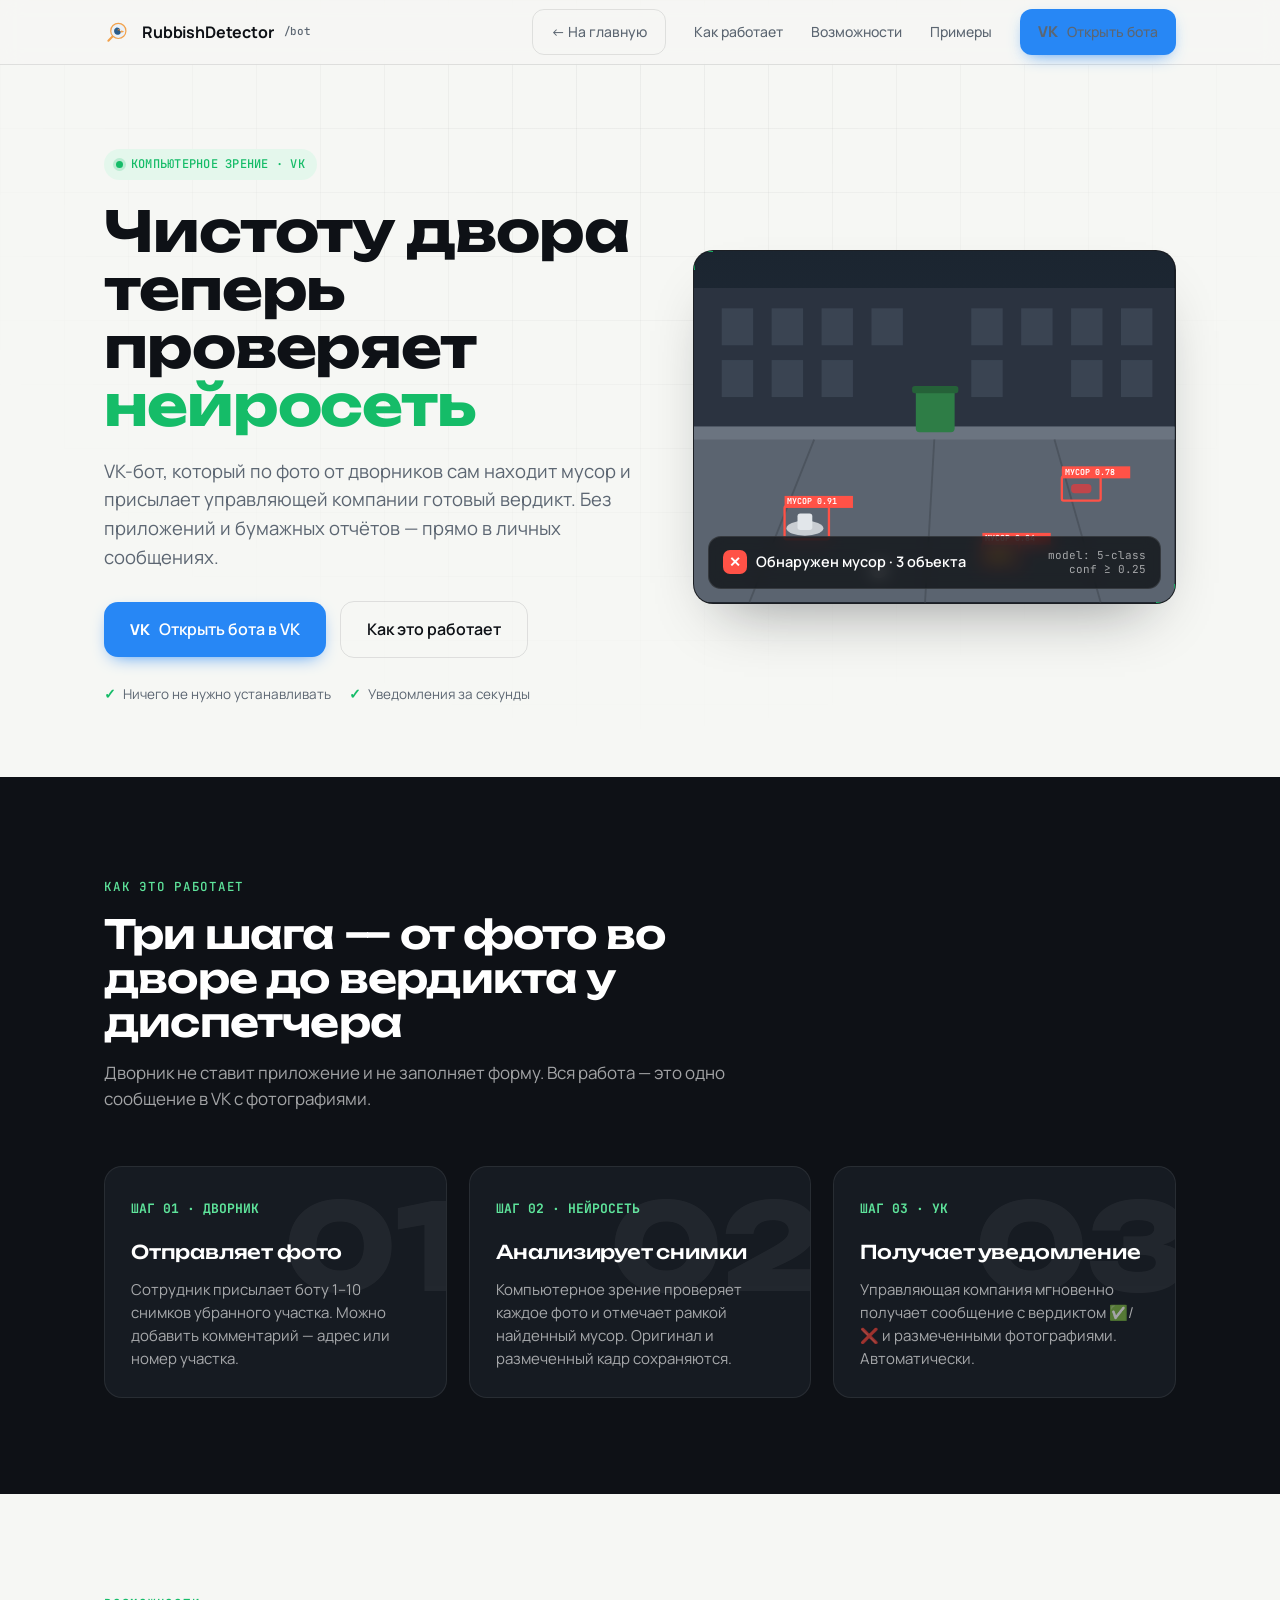
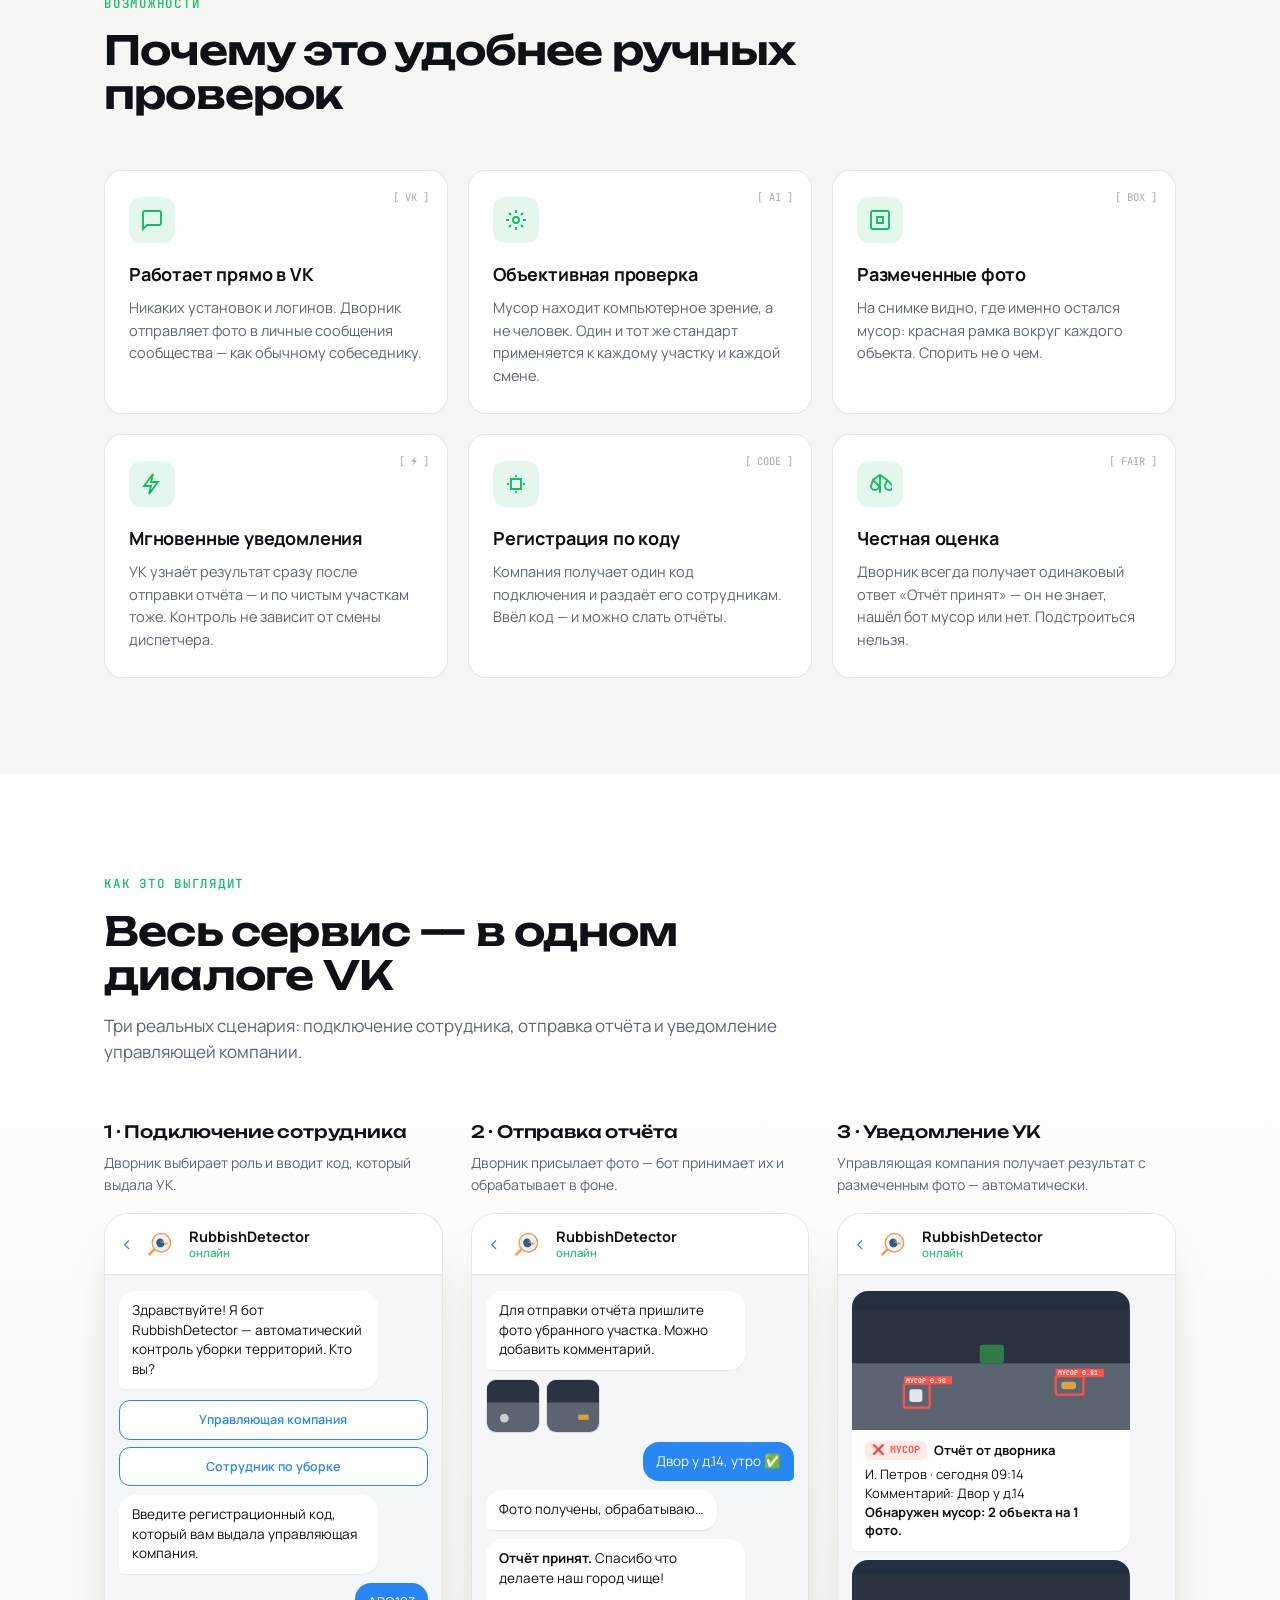
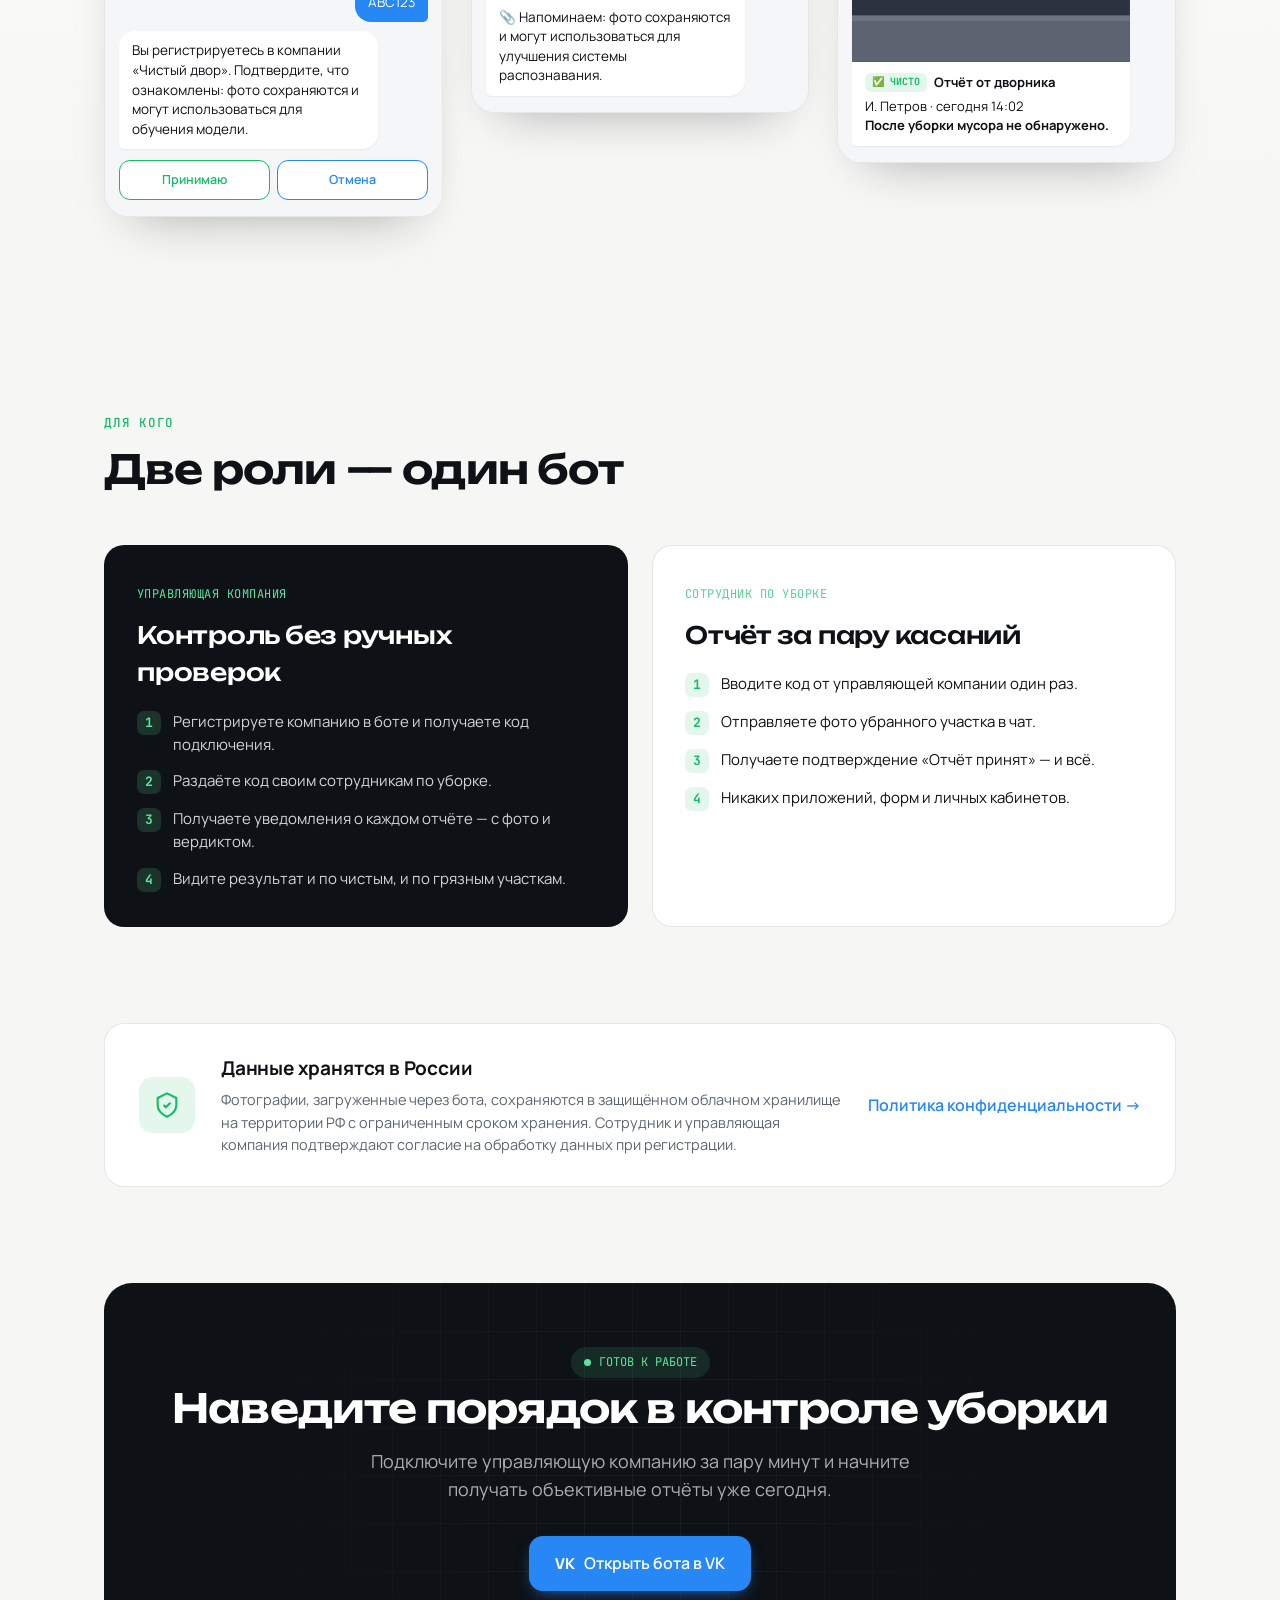
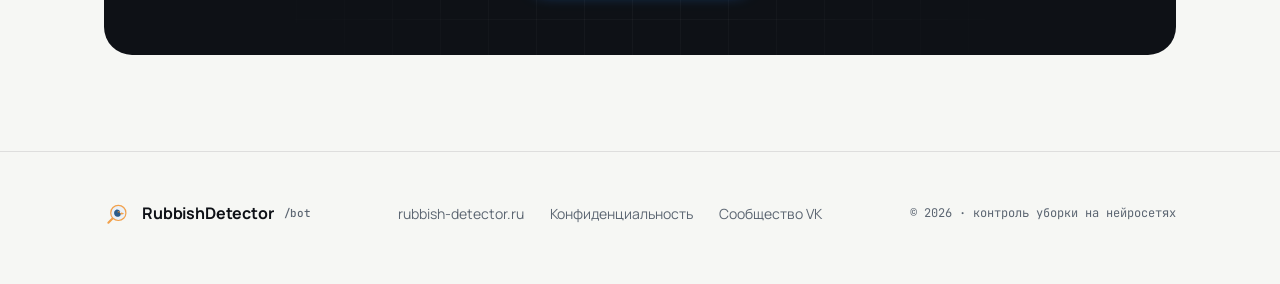
<file: service/app/static/bot.html>
<!DOCTYPE html>
<html lang="ru">
<head>
<meta charset="UTF-8">
<meta name="viewport" content="width=device-width, initial-scale=1.0">
<title>RubbishDetector — бот для контроля уборки дворов</title>
<link rel="icon" type="image/x-icon" href="/static/favicon.ico">
<link rel="preconnect" href="https://fonts.googleapis.com">
<link rel="preconnect" href="https://fonts.gstatic.com" crossorigin>
<link href="https://fonts.googleapis.com/css2?family=Unbounded:wght@500;700;800&family=Manrope:wght@400;500;600;700&family=JetBrains+Mono:wght@500;700&display=swap" rel="stylesheet">
<style>
:root{
  --ink:#0E1116;
  --ink-2:#161B22;
  --paper:#F6F7F4;
  --card:#FFFFFF;
  --scan:#15BC68;
  --scan-soft:#E4F7EC;
  --flag:#FF5247;
  --flag-soft:#FFEAE8;
  --vk:#2787F5;
  --mist:#E4E7E1;
  --slate:#5C6672;
  --line:rgba(14,17,22,.10);
}
*{box-sizing:border-box;margin:0;padding:0}
html{scroll-behavior:smooth}
body{
  font-family:'Manrope',sans-serif;
  background:var(--paper);
  color:var(--ink);
  line-height:1.55;
  -webkit-font-smoothing:antialiased;
  overflow-x:hidden;
}
a{color:inherit;text-decoration:none}
.wrap{max-width:1120px;margin:0 auto;padding:0 24px}
.mono{font-family:'JetBrains Mono',monospace}

/* subtle analysis grid behind everything */
body::before{
  content:"";position:fixed;inset:0;z-index:0;pointer-events:none;
  background-image:linear-gradient(var(--line) 1px,transparent 1px),linear-gradient(90deg,var(--line) 1px,transparent 1px);
  background-size:64px 64px;
  -webkit-mask-image:radial-gradient(circle at 50% 0,#000,transparent 70%);
          mask-image:radial-gradient(circle at 50% 0,#000,transparent 70%);
  opacity:.5;
}
main,nav,footer{position:relative;z-index:1}

/* ---------- nav ---------- */
nav{position:sticky;top:0;z-index:50;backdrop-filter:blur(10px);
  background:rgba(246,247,244,.78);border-bottom:1px solid var(--line)}
.nav-in{display:flex;align-items:center;justify-content:space-between;height:64px}
.logo{display:flex;align-items:center;gap:10px;font-weight:700;letter-spacing:-.01em}
.logo small{font-family:'JetBrains Mono',monospace;font-size:11px;color:var(--slate);font-weight:500}
.nav-links{display:flex;align-items:center;gap:28px}
.nav-links a{font-size:14px;color:var(--slate);font-weight:500}
.nav-links a:hover{color:var(--ink)}
.btn{display:inline-flex;align-items:center;gap:9px;font-weight:600;border-radius:12px;
  padding:11px 18px;font-size:14.5px;cursor:pointer;border:none;transition:transform .15s,box-shadow .15s,background .15s}
.btn-vk{background:var(--vk);color:#fff;box-shadow:0 6px 18px -8px var(--vk)}
.btn-vk:hover{transform:translateY(-2px);box-shadow:0 12px 26px -10px var(--vk)}
.btn-ghost{background:transparent;border:1px solid var(--line);color:var(--ink)}
.btn-ghost:hover{background:#fff}
.vk-glyph{font-weight:800;font-family:'Manrope';font-size:15px}
.nav .btn{padding:9px 16px}

/* ---------- hero ---------- */
.hero{padding:84px 0 72px}
.hero-grid{display:grid;grid-template-columns:1.05fr .95fr;gap:56px;align-items:center}
.eyebrow{display:inline-flex;align-items:center;gap:8px;font-family:'JetBrains Mono',monospace;
  font-size:12px;font-weight:500;color:var(--scan);background:var(--scan-soft);
  padding:6px 12px;border-radius:100px;letter-spacing:.02em}
.eyebrow .dot{width:7px;height:7px;border-radius:50%;background:var(--scan);box-shadow:0 0 0 3px rgba(21,188,104,.2)}
h1{font-family:'Unbounded',sans-serif;font-weight:700;font-size:clamp(34px,5vw,56px);
  line-height:1.04;letter-spacing:-.02em;margin:22px 0 0}
h1 .hl{color:var(--scan)}
.hero p.lead{font-size:18.5px;color:var(--slate);margin:22px 0 30px;max-width:30em}
.hero-cta{display:flex;gap:14px;flex-wrap:wrap;align-items:center}
.btn-lg{padding:15px 26px;font-size:16px;border-radius:14px}
.hero-note{display:flex;gap:18px;margin-top:26px;font-size:13.5px;color:var(--slate)}
.hero-note span{display:flex;align-items:center;gap:7px}
.tick{color:var(--scan);font-weight:700}

/* analyzed photo card (hero + notifications) */
.shot{position:relative;border-radius:20px;overflow:hidden;background:#0E1116;
  box-shadow:0 30px 60px -30px rgba(14,17,22,.45);border:1px solid rgba(255,255,255,.06)}
.shot .scene{display:block;width:100%;height:auto}
.shot-bar{position:absolute;left:14px;right:14px;bottom:14px;display:flex;align-items:center;
  justify-content:space-between;gap:10px;background:rgba(8,10,13,.72);backdrop-filter:blur(8px);
  border:1px solid rgba(255,255,255,.1);border-radius:13px;padding:11px 14px}
.verdict{display:flex;align-items:center;gap:9px;color:#fff;font-weight:600;font-size:14.5px}
.verdict .ico{width:24px;height:24px;border-radius:7px;display:grid;place-items:center;font-size:14px;font-weight:800}
.verdict.bad .ico{background:var(--flag)}
.verdict.good .ico{background:var(--scan)}
.shot-meta{font-family:'JetBrains Mono',monospace;font-size:11px;color:rgba(255,255,255,.6);text-align:right;line-height:1.3}
/* corner brackets */
.brk{position:relative}
.brk::before,.brk::after{content:"";position:absolute;width:18px;height:18px;pointer-events:none}
.brk::before{top:-1px;left:-1px;border-top:2px solid var(--scan);border-left:2px solid var(--scan);border-top-left-radius:5px}
.brk::after{bottom:-1px;right:-1px;border-bottom:2px solid var(--scan);border-right:2px solid var(--scan);border-bottom-right-radius:5px}

/* scanline */
.scanline{position:absolute;left:0;right:0;height:32%;top:-40%;
  background:linear-gradient(180deg,transparent,rgba(21,188,104,.28),transparent);
  animation:scan 4.5s ease-in-out infinite}
@keyframes scan{0%{top:-40%}55%{top:108%}100%{top:108%}}

/* ---------- section frame ---------- */
section{padding:96px 0;position:relative}
.kicker{font-family:'JetBrains Mono',monospace;font-size:12.5px;font-weight:500;
  color:var(--scan);letter-spacing:.06em;text-transform:uppercase}
.sec-title{font-family:'Unbounded',sans-serif;font-weight:600;font-size:clamp(26px,3.6vw,40px);
  letter-spacing:-.02em;margin:14px 0 0;line-height:1.1;max-width:18em}
.sec-sub{font-size:17px;color:var(--slate);margin-top:16px;max-width:42em}

/* ---------- how it works (dark) ---------- */
.dark{background:var(--ink);color:#fff}
.dark .sec-sub{color:rgba(255,255,255,.62)}
.dark .kicker{color:#5EE49B}
.steps{display:grid;grid-template-columns:repeat(3,1fr);gap:22px;margin-top:54px}
.step{background:var(--ink-2);border:1px solid rgba(255,255,255,.08);border-radius:18px;
  padding:28px 26px 26px;position:relative;overflow:hidden}
.step .num{font-family:'JetBrains Mono',monospace;font-size:13px;color:#5EE49B;font-weight:700}
.step h3{font-family:'Unbounded';font-weight:500;font-size:19px;margin:18px 0 10px;letter-spacing:-.01em}
.step p{color:rgba(255,255,255,.62);font-size:15px}
.step .glyph{position:absolute;right:-14px;top:-14px;font-size:120px;opacity:.05;font-family:'Unbounded';font-weight:800}
.flow-arrow{display:none}

/* ---------- features ---------- */
.feat-grid{display:grid;grid-template-columns:repeat(3,1fr);gap:20px;margin-top:54px}
.feat{background:var(--card);border:1px solid var(--line);border-radius:18px;padding:26px 24px;
  transition:transform .2s,box-shadow .2s;position:relative}
.feat:hover{transform:translateY(-4px);box-shadow:0 22px 40px -26px rgba(14,17,22,.3)}
.feat .ic{width:46px;height:46px;border-radius:12px;display:grid;place-items:center;margin-bottom:18px;
  background:var(--scan-soft)}
.feat .ic svg{width:24px;height:24px;stroke:var(--scan);fill:none;stroke-width:1.9}
.feat h3{font-size:18px;font-weight:700;letter-spacing:-.01em;margin-bottom:8px}
.feat p{font-size:14.5px;color:var(--slate)}
.feat .tag{position:absolute;top:18px;right:18px;font-family:'JetBrains Mono',monospace;
  font-size:10.5px;color:var(--slate);opacity:.55}

/* ---------- screenshots / chat mockups ---------- */
.chats{display:grid;grid-template-columns:repeat(3,1fr);gap:28px;margin-top:54px;align-items:start}
.chat-col h3{font-family:'Unbounded';font-weight:500;font-size:17px;letter-spacing:-.01em;margin-bottom:6px}
.chat-col .cap{font-size:14px;color:var(--slate);margin-bottom:18px;min-height:40px}
.phone{border:1px solid var(--line);border-radius:24px;background:#fff;overflow:hidden;
  box-shadow:0 24px 50px -30px rgba(14,17,22,.4)}
.ph-head{display:flex;align-items:center;gap:11px;padding:13px 16px;border-bottom:1px solid var(--line);
  background:#fff}
.ph-head .back{color:var(--vk);font-size:20px;line-height:1}
.ph-av{width:34px;height:34px;border-radius:50%;overflow:hidden;flex:none;background:#fff;display:grid;place-items:center}
.ph-name{font-weight:700;font-size:14.5px;line-height:1.15}
.ph-name small{display:block;font-weight:500;font-size:11.5px;color:var(--scan)}
.ph-body{padding:16px 14px;display:flex;flex-direction:column;gap:9px;background:#F4F6F8;min-height:200px}
.bub{max-width:84%;padding:10px 13px;border-radius:16px;font-size:13.5px;line-height:1.45;white-space:pre-line}
.bub.in{background:#fff;color:var(--ink);border-bottom-left-radius:5px;align-self:flex-start;
  box-shadow:0 1px 2px rgba(14,17,22,.06)}
.bub.out{background:var(--vk);color:#fff;border-bottom-right-radius:5px;align-self:flex-end}
.bub b{font-weight:700}
.kbd{display:flex;flex-direction:column;gap:7px;margin-top:2px}
.kbd-row{display:flex;gap:7px}
.kbtn{flex:1;text-align:center;padding:9px 10px;border-radius:11px;font-size:12.5px;font-weight:600;
  border:1.5px solid var(--vk);color:var(--vk);background:#fff}
.kbtn.prim{background:var(--vk);color:#fff;border-color:var(--vk)}
.kbtn.green{border-color:var(--scan);color:var(--scan)}
.thumbs{display:flex;gap:6px;align-self:flex-start}
.thumb{width:54px;height:54px;border-radius:10px;overflow:hidden;border:1px solid var(--line)}
.thumb svg{width:100%;height:100%;display:block}
.notif{align-self:flex-start;max-width:90%;background:#fff;border-radius:16px;border-bottom-left-radius:5px;
  overflow:hidden;box-shadow:0 1px 2px rgba(14,17,22,.06)}
.notif .ph-shot{display:block;width:100%}
.notif .txt{padding:11px 13px;font-size:13px;line-height:1.45;white-space:pre-line}
.notif .hd{font-weight:700;display:flex;align-items:center;gap:7px;margin-bottom:5px}
.pill{font-family:'JetBrains Mono',monospace;font-size:10px;padding:2px 7px;border-radius:6px;font-weight:700}
.pill.bad{background:var(--flag-soft);color:var(--flag)}
.pill.good{background:var(--scan-soft);color:var(--scan)}

/* ---------- audience ---------- */
.aud{display:grid;grid-template-columns:1fr 1fr;gap:24px;margin-top:54px}
.aud-card{border-radius:20px;padding:34px 32px;border:1px solid var(--line);position:relative;overflow:hidden}
.aud-card.uk{background:var(--ink);color:#fff}
.aud-card.dv{background:var(--card)}
.aud-card .role{font-family:'JetBrains Mono',monospace;font-size:12px;letter-spacing:.04em;
  text-transform:uppercase;opacity:.7}
.aud-card.uk .role{color:#5EE49B;opacity:1}
.aud-card.dv .role{color:var(--scan)}
.aud-card h3{font-family:'Unbounded';font-weight:500;font-size:24px;margin:12px 0 18px;letter-spacing:-.01em}
.aud-list{list-style:none;display:flex;flex-direction:column;gap:13px}
.aud-list li{display:flex;gap:12px;font-size:15px;align-items:flex-start}
.aud-list .n{font-family:'JetBrains Mono',monospace;font-weight:700;font-size:13px;flex:none;
  width:24px;height:24px;border-radius:7px;display:grid;place-items:center;margin-top:1px}
.aud-card.uk .aud-list .n{background:rgba(94,228,155,.16);color:#5EE49B}
.aud-card.dv .aud-list .n{background:var(--scan-soft);color:var(--scan)}
.aud-card.uk .aud-list li{color:rgba(255,255,255,.82)}

/* ---------- privacy strip ---------- */
.priv{display:grid;grid-template-columns:auto 1fr auto;gap:26px;align-items:center;
  background:var(--card);border:1px solid var(--line);border-radius:20px;padding:30px 34px}
.priv .shield{width:56px;height:56px;border-radius:14px;background:var(--scan-soft);display:grid;place-items:center;flex:none}
.priv .shield svg{width:28px;height:28px;stroke:var(--scan);fill:none;stroke-width:1.8}
.priv h3{font-size:19px;font-weight:700;margin-bottom:6px;letter-spacing:-.01em}
.priv p{font-size:14.5px;color:var(--slate);max-width:46em}
.priv a.link{color:var(--vk);font-weight:600;white-space:nowrap}

/* ---------- final cta ---------- */
.cta-final{background:var(--ink);color:#fff;border-radius:28px;padding:64px;text-align:center;position:relative;overflow:hidden}
.cta-final::before{content:"";position:absolute;inset:0;
  background-image:linear-gradient(rgba(255,255,255,.05) 1px,transparent 1px),linear-gradient(90deg,rgba(255,255,255,.05) 1px,transparent 1px);
  background-size:48px 48px;-webkit-mask-image:radial-gradient(circle at 50% 50%,#000,transparent 75%);mask-image:radial-gradient(circle at 50% 50%,#000,transparent 75%)}
.cta-final .inner{position:relative}
.cta-final h2{font-family:'Unbounded';font-weight:600;font-size:clamp(26px,3.6vw,40px);letter-spacing:-.02em;line-height:1.1}
.cta-final p{color:rgba(255,255,255,.66);font-size:18px;margin:18px auto 32px;max-width:34em}
.cta-final .scan-chip{display:inline-flex;align-items:center;gap:8px;font-family:'JetBrains Mono',monospace;
  font-size:12px;color:#5EE49B;background:rgba(94,228,155,.12);padding:6px 13px;border-radius:100px;margin-bottom:8px}

/* ---------- footer ---------- */
footer{padding:48px 0 56px;border-top:1px solid var(--line)}
.foot{display:flex;align-items:center;justify-content:space-between;gap:24px;flex-wrap:wrap}
.foot-links{display:flex;gap:26px;font-size:14px;color:var(--slate)}
.foot-links a:hover{color:var(--ink)}
.foot .mono{font-size:12px;color:var(--slate)}

/* reveal */
.rev{opacity:0;transform:translateY(22px);transition:opacity .7s cubic-bezier(.2,.7,.2,1),transform .7s cubic-bezier(.2,.7,.2,1)}
.rev.show{opacity:1;transform:none}

/* responsive */
@media(max-width:960px){
  .hero-grid{grid-template-columns:1fr;gap:40px}
  .steps,.feat-grid,.chats{grid-template-columns:1fr}
  .aud{grid-template-columns:1fr}
  .nav-links a:not(.btn){display:none}
  .priv{grid-template-columns:1fr;text-align:left}
  .chats{max-width:400px;margin-left:auto;margin-right:auto}
}
@media(max-width:640px){
  section{padding:72px 0}
  .cta-final{padding:44px 22px}
  .hero{padding:56px 0 48px}
}
@media(prefers-reduced-motion:reduce){
  .scanline{display:none}
  .rev{opacity:1;transform:none;transition:none}
  html{scroll-behavior:auto}
}
:focus-visible{outline:3px solid var(--vk);outline-offset:3px;border-radius:6px}
</style>
</head>
<body>

<!-- ============ NAV ============ -->
<nav>
  <div class="wrap nav-in">
    <a class="logo" href="#top">
      <svg xmlns="http://www.w3.org/2000/svg" viewBox="0 0 512 512" width="28" height="28" style="flex:none">
        <defs><clipPath id="logo-lens-nav"><circle cx="262" cy="236" r="128"/></clipPath></defs>
        <line x1="160" y1="334" x2="80" y2="414" stroke="#F2A14B" stroke-width="38" stroke-linecap="round"/>
        <circle cx="262" cy="236" r="150" fill="#F2A14B"/>
        <circle cx="262" cy="236" r="128" fill="#EAF1F8"/>
        <g clip-path="url(#logo-lens-nav)">
          <g transform="translate(-26.2 -23.6) scale(1.1)">
            <path d="M232,178 C264,174 290,194 300,232 C306,248 306,262 298,274 C284,298 256,302 238,298 C210,292 194,270 192,240 C190,212 204,190 232,178 Z" fill="#2B5C8A"/>
            <path d="M296,230 C320,230 342,238 358,250 C342,262 316,266 296,260 C299,250 297,238 296,230 Z" fill="#F2A14B"/>
            <ellipse cx="300" cy="228" rx="11" ry="7" transform="rotate(-18 300 228)" fill="#FFFFFF"/>
            <circle cx="268" cy="222" r="17" fill="#F2A14B"/>
            <circle cx="268" cy="222" r="10" fill="#15243B"/>
            <circle cx="272" cy="218" r="3.6" fill="#FFFFFF"/>
          </g>
        </g>
      </svg>
      RubbishDetector<small>/bot</small>
    </a>
    <div class="nav-links">
      <a href="/" class="btn btn-ghost">← На главную</a>
      <a href="#how">Как работает</a>
      <a href="#features">Возможности</a>
      <a href="#demo">Примеры</a>
      <a href="https://vk.me/rubbish_detector" class="btn btn-vk"><span class="vk-glyph">VK</span> Открыть бота</a>
    </div>
  </div>
</nav>

<main id="top">

<!-- ============ HERO ============ -->
<section class="hero">
  <div class="wrap hero-grid">
    <div class="rev show">
      <span class="eyebrow"><span class="dot"></span>КОМПЬЮТЕРНОЕ ЗРЕНИЕ · VK</span>
      <h1>Чистоту двора теперь проверяет <span class="hl">нейросеть</span></h1>
      <p class="lead">VK-бот, который по фото от дворников сам находит мусор и присылает управляющей компании готовый вердикт. Без приложений и бумажных отчётов — прямо в личных сообщениях.</p>
      <div class="hero-cta">
        <a href="https://vk.me/rubbish_detector" class="btn btn-vk btn-lg"><span class="vk-glyph">VK</span> Открыть бота в VK</a>
        <a href="#how" class="btn btn-ghost btn-lg">Как это работает</a>
      </div>
      <div class="hero-note">
        <span><span class="tick">✓</span> Ничего не нужно устанавливать</span>
        <span><span class="tick">✓</span> Уведомления за секунды</span>
      </div>
    </div>

    <!-- analyzed photo: dirty -->
    <div class="rev show">
      <div class="shot brk">
        <div class="scanline"></div>
        <!-- courtyard scene WITH trash + boxes -->
        <svg class="scene" viewBox="0 0 520 380" xmlns="http://www.w3.org/2000/svg">
          <defs><linearGradient id="sky" x1="0" y1="0" x2="0" y2="1">
            <stop offset="0" stop-color="#1B2530"/><stop offset="1" stop-color="#243040"/></linearGradient></defs>
          <rect width="520" height="380" fill="url(#sky)"/>
          <!-- building -->
          <rect x="0" y="40" width="520" height="150" fill="#2B3340"/>
          <g fill="#3A4452">
            <rect x="30" y="62" width="34" height="40"/><rect x="84" y="62" width="34" height="40"/>
            <rect x="138" y="62" width="34" height="40"/><rect x="192" y="62" width="34" height="40"/>
            <rect x="300" y="62" width="34" height="40"/><rect x="354" y="62" width="34" height="40"/>
            <rect x="408" y="62" width="34" height="40"/><rect x="462" y="62" width="34" height="40"/>
            <rect x="30" y="118" width="34" height="40"/><rect x="84" y="118" width="34" height="40"/>
            <rect x="138" y="118" width="34" height="40"/><rect x="300" y="118" width="34" height="40"/>
            <rect x="408" y="118" width="34" height="40"/><rect x="462" y="118" width="34" height="40"/>
          </g>
          <!-- ground -->
          <rect x="0" y="190" width="520" height="190" fill="#5B6470"/>
          <rect x="0" y="190" width="520" height="14" fill="#6B7480"/>
          <!-- pavement seams -->
          <g stroke="#4C545E" stroke-width="2">
            <line x1="130" y1="204" x2="60" y2="380"/><line x1="260" y1="204" x2="250" y2="380"/>
            <line x1="390" y1="204" x2="440" y2="380"/></g>
          <!-- bin -->
          <rect x="240" y="150" width="42" height="46" rx="4" fill="#2E7D46"/>
          <rect x="236" y="146" width="50" height="8" rx="3" fill="#256138"/>
          <!-- trash items -->
          <g>
            <ellipse cx="120" cy="300" rx="20" ry="8" fill="#C9CDD2"/><rect x="112" y="284" width="16" height="18" rx="3" fill="#E2E6EA"/>
            <ellipse cx="330" cy="330" rx="16" ry="6" fill="#D8A24A"/>
            <rect x="408" y="252" width="22" height="10" rx="4" fill="#C0454A"/>
            <circle cx="200" cy="345" r="9" fill="#B9BEC4"/>
          </g>
          <!-- detection boxes -->
          <g fill="none" stroke="#FF5247" stroke-width="2.5">
            <rect x="98" y="276" width="48" height="36" rx="2"/>
            <rect x="312" y="316" width="40" height="26" rx="2"/>
            <rect x="398" y="244" width="42" height="26" rx="2"/>
          </g>
          <g font-family="JetBrains Mono, monospace" font-size="9" font-weight="700" fill="#fff">
            <rect x="98" y="265" width="74" height="13" fill="#FF5247"/><text x="101" y="274">МУСОР 0.91</text>
            <rect x="312" y="305" width="74" height="13" fill="#FF5247"/><text x="315" y="314">МУСОР 0.84</text>
            <rect x="398" y="233" width="74" height="13" fill="#FF5247"/><text x="401" y="242">МУСОР 0.78</text>
          </g>
        </svg>
        <div class="shot-bar">
          <div class="verdict bad"><span class="ico">✕</span> Обнаружен мусор · 3 объекта</div>
          <div class="shot-meta">model: 5-class<br>conf ≥ 0.25</div>
        </div>
      </div>
    </div>
  </div>
</section>

<!-- ============ HOW IT WORKS ============ -->
<section id="how" class="dark">
  <div class="wrap">
    <div class="rev">
      <span class="kicker">Как это работает</span>
      <h2 class="sec-title">Три шага — от фото во дворе до вердикта у диспетчера</h2>
      <p class="sec-sub">Дворник не ставит приложение и не заполняет форму. Вся работа — это одно сообщение в VK с фотографиями.</p>
    </div>
    <div class="steps">
      <div class="step rev">
        <span class="glyph">01</span>
        <span class="num">ШАГ 01 · ДВОРНИК</span>
        <h3>Отправляет фото</h3>
        <p>Сотрудник присылает боту 1–10 снимков убранного участка. Можно добавить комментарий — адрес или номер участка.</p>
      </div>
      <div class="step rev">
        <span class="glyph">02</span>
        <span class="num">ШАГ 02 · НЕЙРОСЕТЬ</span>
        <h3>Анализирует снимки</h3>
        <p>Компьютерное зрение проверяет каждое фото и отмечает рамкой найденный мусор. Оригинал и размеченный кадр сохраняются.</p>
      </div>
      <div class="step rev">
        <span class="glyph">03</span>
        <span class="num">ШАГ 03 · УК</span>
        <h3>Получает уведомление</h3>
        <p>Управляющая компания мгновенно получает сообщение с вердиктом ✅/❌ и размеченными фотографиями. Автоматически.</p>
      </div>
    </div>
  </div>
</section>

<!-- ============ FEATURES ============ -->
<section id="features">
  <div class="wrap">
    <div class="rev">
      <span class="kicker">Возможности</span>
      <h2 class="sec-title">Почему это удобнее ручных проверок</h2>
    </div>
    <div class="feat-grid">
      <div class="feat rev">
        <span class="tag">[ VK ]</span>
        <div class="ic"><svg viewBox="0 0 24 24"><path d="M21 15a2 2 0 0 1-2 2H7l-4 4V5a2 2 0 0 1 2-2h14a2 2 0 0 1 2 2z"/></svg></div>
        <h3>Работает прямо в VK</h3>
        <p>Никаких установок и логинов. Дворник отправляет фото в личные сообщения сообщества — как обычному собеседнику.</p>
      </div>
      <div class="feat rev">
        <span class="tag">[ AI ]</span>
        <div class="ic"><svg viewBox="0 0 24 24"><circle cx="12" cy="12" r="3"/><path d="M12 2v3M12 19v3M2 12h3M19 12h3M5 5l2 2M17 17l2 2M5 19l2-2M17 7l2-2"/></svg></div>
        <h3>Объективная проверка</h3>
        <p>Мусор находит компьютерное зрение, а не человек. Один и тот же стандарт применяется к каждому участку и каждой смене.</p>
      </div>
      <div class="feat rev">
        <span class="tag">[ BOX ]</span>
        <div class="ic"><svg viewBox="0 0 24 24"><rect x="3" y="3" width="18" height="18" rx="2"/><path d="M9 9h6v6H9z"/></svg></div>
        <h3>Размеченные фото</h3>
        <p>На снимке видно, где именно остался мусор: красная рамка вокруг каждого объекта. Спорить не о чем.</p>
      </div>
      <div class="feat rev">
        <span class="tag">[ ⚡ ]</span>
        <div class="ic"><svg viewBox="0 0 24 24"><path d="M13 2 4 14h7l-2 8 9-12h-7z"/></svg></div>
        <h3>Мгновенные уведомления</h3>
        <p>УК узнаёт результат сразу после отправки отчёта — и по чистым участкам тоже. Контроль не зависит от смены диспетчера.</p>
      </div>
      <div class="feat rev">
        <span class="tag">[ CODE ]</span>
        <div class="ic"><svg viewBox="0 0 24 24"><path d="M7 7h10v10H7z"/><path d="M3 12h2M19 12h2M12 3v2M12 19v2"/></svg></div>
        <h3>Регистрация по коду</h3>
        <p>Компания получает один код подключения и раздаёт его сотрудникам. Ввёл код — и можно слать отчёты.</p>
      </div>
      <div class="feat rev">
        <span class="tag">[ FAIR ]</span>
        <div class="ic"><svg viewBox="0 0 24 24"><path d="M12 3v18M5 8l7-5 7 5M5 8l-2 6a4 4 0 0 0 8 0L5 8zM19 8l-2 6a4 4 0 0 0 8 0L19 8z"/></svg></div>
        <h3>Честная оценка</h3>
        <p>Дворник всегда получает одинаковый ответ «Отчёт принят» — он не знает, нашёл бот мусор или нет. Подстроиться нельзя.</p>
      </div>
    </div>
  </div>
</section>

<!-- ============ DEMO / SCREENSHOTS ============ -->
<section id="demo" style="background:linear-gradient(180deg,#fff,var(--paper))">
  <div class="wrap">
    <div class="rev">
      <span class="kicker">Как это выглядит</span>
      <h2 class="sec-title">Весь сервис — в одном диалоге VK</h2>
      <p class="sec-sub">Три реальных сценария: подключение сотрудника, отправка отчёта и уведомление управляющей компании.</p>
    </div>

    <div class="chats">

      <!-- 1. Registration -->
      <div class="chat-col rev">
        <h3>1 · Подключение сотрудника</h3>
        <p class="cap">Дворник выбирает роль и вводит код, который выдала УК.</p>
        <div class="phone">
          <div class="ph-head">
            <span class="back">‹</span>
            <span class="ph-av">
              <svg xmlns="http://www.w3.org/2000/svg" viewBox="0 0 512 512" width="34" height="34">
                <defs><clipPath id="av-lens-1"><circle cx="262" cy="236" r="128"/></clipPath></defs>
                <line x1="160" y1="334" x2="80" y2="414" stroke="#F2A14B" stroke-width="38" stroke-linecap="round"/>
                <circle cx="262" cy="236" r="150" fill="#F2A14B"/>
                <circle cx="262" cy="236" r="128" fill="#EAF1F8"/>
                <g clip-path="url(#av-lens-1)">
                  <g transform="translate(-26.2 -23.6) scale(1.1)">
                    <path d="M232,178 C264,174 290,194 300,232 C306,248 306,262 298,274 C284,298 256,302 238,298 C210,292 194,270 192,240 C190,212 204,190 232,178 Z" fill="#2B5C8A"/>
                    <path d="M296,230 C320,230 342,238 358,250 C342,262 316,266 296,260 C299,250 297,238 296,230 Z" fill="#F2A14B"/>
                    <ellipse cx="300" cy="228" rx="11" ry="7" transform="rotate(-18 300 228)" fill="#FFFFFF"/>
                    <circle cx="268" cy="222" r="17" fill="#F2A14B"/>
                    <circle cx="268" cy="222" r="10" fill="#15243B"/>
                    <circle cx="272" cy="218" r="3.6" fill="#FFFFFF"/>
                  </g>
                </g>
              </svg>
            </span>
            <span class="ph-name">RubbishDetector<small>онлайн</small></span>
          </div>
          <div class="ph-body">
            <div class="bub in">Здравствуйте! Я бот RubbishDetector — автоматический контроль уборки территорий. Кто вы?</div>
            <div class="kbd">
              <div class="kbd-row"><span class="kbtn">Управляющая компания</span></div>
              <div class="kbd-row"><span class="kbtn">Сотрудник по уборке</span></div>
            </div>
            <div class="bub in">Введите регистрационный код, который вам выдала управляющая компания.</div>
            <div class="bub out">ABC123</div>
            <div class="bub in">Вы регистрируетесь в компании «Чистый двор». Подтвердите, что ознакомлены: фото сохраняются и могут использоваться для обучения модели.</div>
            <div class="kbd">
              <div class="kbd-row"><span class="kbtn green">Принимаю</span><span class="kbtn">Отмена</span></div>
            </div>
          </div>
        </div>
      </div>

      <!-- 2. Report -->
      <div class="chat-col rev">
        <h3>2 · Отправка отчёта</h3>
        <p class="cap">Дворник присылает фото — бот принимает их и обрабатывает в фоне.</p>
        <div class="phone">
          <div class="ph-head">
            <span class="back">‹</span>
            <span class="ph-av">
              <svg xmlns="http://www.w3.org/2000/svg" viewBox="0 0 512 512" width="34" height="34">
                <defs><clipPath id="av-lens-2"><circle cx="262" cy="236" r="128"/></clipPath></defs>
                <line x1="160" y1="334" x2="80" y2="414" stroke="#F2A14B" stroke-width="38" stroke-linecap="round"/>
                <circle cx="262" cy="236" r="150" fill="#F2A14B"/>
                <circle cx="262" cy="236" r="128" fill="#EAF1F8"/>
                <g clip-path="url(#av-lens-2)">
                  <g transform="translate(-26.2 -23.6) scale(1.1)">
                    <path d="M232,178 C264,174 290,194 300,232 C306,248 306,262 298,274 C284,298 256,302 238,298 C210,292 194,270 192,240 C190,212 204,190 232,178 Z" fill="#2B5C8A"/>
                    <path d="M296,230 C320,230 342,238 358,250 C342,262 316,266 296,260 C299,250 297,238 296,230 Z" fill="#F2A14B"/>
                    <ellipse cx="300" cy="228" rx="11" ry="7" transform="rotate(-18 300 228)" fill="#FFFFFF"/>
                    <circle cx="268" cy="222" r="17" fill="#F2A14B"/>
                    <circle cx="268" cy="222" r="10" fill="#15243B"/>
                    <circle cx="272" cy="218" r="3.6" fill="#FFFFFF"/>
                  </g>
                </g>
              </svg>
            </span>
            <span class="ph-name">RubbishDetector<small>онлайн</small></span>
          </div>
          <div class="ph-body">
            <div class="bub in">Для отправки отчёта пришлите фото убранного участка. Можно добавить комментарий.</div>
            <div class="thumbs">
              <div class="thumb"><svg viewBox="0 0 60 60"><rect width="60" height="60" fill="#5B6470"/><rect y="0" width="60" height="26" fill="#2B3340"/><circle cx="20" cy="44" r="5" fill="#C9CDD2"/></svg></div>
              <div class="thumb"><svg viewBox="0 0 60 60"><rect width="60" height="60" fill="#5B6470"/><rect y="0" width="60" height="26" fill="#2B3340"/><rect x="36" y="40" width="12" height="6" fill="#D8A24A"/></svg></div>
            </div>
            <div class="bub out">Двор у д.14, утро ✅</div>
            <div class="bub in">Фото получены, обрабатываю…</div>
            <div class="bub in"><b>Отчёт принят.</b> Спасибо что делаете наш город чище!

📎 Напоминаем: фото сохраняются и могут использоваться для улучшения системы распознавания.</div>
          </div>
        </div>
      </div>

      <!-- 3. Notification to UK -->
      <div class="chat-col rev">
        <h3>3 · Уведомление УК</h3>
        <p class="cap">Управляющая компания получает результат с размеченным фото — автоматически.</p>
        <div class="phone">
          <div class="ph-head">
            <span class="back">‹</span>
            <span class="ph-av">
              <svg xmlns="http://www.w3.org/2000/svg" viewBox="0 0 512 512" width="34" height="34">
                <defs><clipPath id="av-lens-3"><circle cx="262" cy="236" r="128"/></clipPath></defs>
                <line x1="160" y1="334" x2="80" y2="414" stroke="#F2A14B" stroke-width="38" stroke-linecap="round"/>
                <circle cx="262" cy="236" r="150" fill="#F2A14B"/>
                <circle cx="262" cy="236" r="128" fill="#EAF1F8"/>
                <g clip-path="url(#av-lens-3)">
                  <g transform="translate(-26.2 -23.6) scale(1.1)">
                    <path d="M232,178 C264,174 290,194 300,232 C306,248 306,262 298,274 C284,298 256,302 238,298 C210,292 194,270 192,240 C190,212 204,190 232,178 Z" fill="#2B5C8A"/>
                    <path d="M296,230 C320,230 342,238 358,250 C342,262 316,266 296,260 C299,250 297,238 296,230 Z" fill="#F2A14B"/>
                    <ellipse cx="300" cy="228" rx="11" ry="7" transform="rotate(-18 300 228)" fill="#FFFFFF"/>
                    <circle cx="268" cy="222" r="17" fill="#F2A14B"/>
                    <circle cx="268" cy="222" r="10" fill="#15243B"/>
                    <circle cx="272" cy="218" r="3.6" fill="#FFFFFF"/>
                  </g>
                </g>
              </svg>
            </span>
            <span class="ph-name">RubbishDetector<small>онлайн</small></span>
          </div>
          <div class="ph-body">
            <!-- dirty notification -->
            <div class="notif">
              <svg class="ph-shot" viewBox="0 0 300 150" xmlns="http://www.w3.org/2000/svg">
                <rect width="300" height="150" fill="#243040"/>
                <rect x="0" y="20" width="300" height="58" fill="#2B3340"/>
                <rect x="0" y="78" width="300" height="72" fill="#5B6470"/>
                <rect x="138" y="58" width="26" height="20" rx="3" fill="#2E7D46"/>
                <rect x="62" y="106" width="14" height="14" rx="3" fill="#E2E6EA"/>
                <rect x="226" y="98" width="16" height="8" rx="3" fill="#D8A24A"/>
                <g fill="none" stroke="#FF5247" stroke-width="2.5">
                  <rect x="56" y="100" width="28" height="26" rx="2"/>
                  <rect x="220" y="92" width="30" height="20" rx="2"/>
                </g>
                <g font-family="JetBrains Mono, monospace" font-size="7" font-weight="700" fill="#fff">
                  <rect x="56" y="92" width="52" height="9" fill="#FF5247"/><text x="58" y="99">МУСОР 0.90</text>
                  <rect x="220" y="84" width="52" height="9" fill="#FF5247"/><text x="222" y="91">МУСОР 0.81</text>
                </g>
              </svg>
              <div class="txt"><div class="hd"><span class="pill bad">❌ МУСОР</span> Отчёт от дворника</div>И. Петров · сегодня 09:14
Комментарий: Двор у д.14
<b>Обнаружен мусор: 2 объекта на 1 фото.</b></div>
            </div>
            <!-- clean notification -->
            <div class="notif">
              <svg class="ph-shot" viewBox="0 0 300 110" xmlns="http://www.w3.org/2000/svg">
                <rect width="300" height="110" fill="#243040"/>
                <rect x="0" y="16" width="300" height="44" fill="#2B3340"/>
                <rect x="0" y="60" width="300" height="50" fill="#5B6470"/>
                <rect x="0" y="60" width="300" height="6" fill="#6B7480"/>
              </svg>
              <div class="txt"><div class="hd"><span class="pill good">✅ ЧИСТО</span> Отчёт от дворника</div>И. Петров · сегодня 14:02
<b>После уборки мусора не обнаружено.</b></div>
            </div>
          </div>
        </div>
      </div>

    </div>
  </div>
</section>

<!-- ============ AUDIENCE ============ -->
<section>
  <div class="wrap">
    <div class="rev">
      <span class="kicker">Для кого</span>
      <h2 class="sec-title">Две роли — один бот</h2>
    </div>
    <div class="aud">
      <div class="aud-card uk rev">
        <span class="role">Управляющая компания</span>
        <h3>Контроль без ручных проверок</h3>
        <ul class="aud-list">
          <li><span class="n">1</span> Регистрируете компанию в боте и получаете код подключения.</li>
          <li><span class="n">2</span> Раздаёте код своим сотрудникам по уборке.</li>
          <li><span class="n">3</span> Получаете уведомления о каждом отчёте — с фото и вердиктом.</li>
          <li><span class="n">4</span> Видите результат и по чистым, и по грязным участкам.</li>
        </ul>
      </div>
      <div class="aud-card dv rev">
        <span class="role">Сотрудник по уборке</span>
        <h3>Отчёт за пару касаний</h3>
        <ul class="aud-list">
          <li><span class="n">1</span> Вводите код от управляющей компании один раз.</li>
          <li><span class="n">2</span> Отправляете фото убранного участка в чат.</li>
          <li><span class="n">3</span> Получаете подтверждение «Отчёт принят» — и всё.</li>
          <li><span class="n">4</span> Никаких приложений, форм и личных кабинетов.</li>
        </ul>
      </div>
    </div>
  </div>
</section>

<!-- ============ PRIVACY ============ -->
<section style="padding-top:0">
  <div class="wrap">
    <div class="priv rev">
      <div class="shield"><svg viewBox="0 0 24 24"><path d="M12 2 4 6v6c0 5 3.5 8 8 10 4.5-2 8-5 8-10V6z"/><path d="m9 12 2 2 4-4"/></svg></div>
      <div>
        <h3>Данные хранятся в России</h3>
        <p>Фотографии, загруженные через бота, сохраняются в защищённом облачном хранилище на территории РФ с ограниченным сроком хранения. Сотрудник и управляющая компания подтверждают согласие на обработку данных при регистрации.</p>
      </div>
      <a href="/privacy" class="link">Политика конфиденциальности →</a>
    </div>
  </div>
</section>

<!-- ============ FINAL CTA ============ -->
<section style="padding-top:0">
  <div class="wrap">
    <div class="cta-final rev">
      <div class="inner">
        <span class="scan-chip"><span class="dot" style="width:7px;height:7px;border-radius:50%;background:#5EE49B;display:inline-block"></span> ГОТОВ К РАБОТЕ</span>
        <h2>Наведите порядок в контроле уборки</h2>
        <p>Подключите управляющую компанию за пару минут и начните получать объективные отчёты уже сегодня.</p>
        <a href="https://vk.me/rubbish_detector" class="btn btn-vk btn-lg"><span class="vk-glyph">VK</span> Открыть бота в VK</a>
      </div>
    </div>
  </div>
</section>

</main>

<!-- ============ FOOTER ============ -->
<footer>
  <div class="wrap foot">
    <a class="logo" href="#top">
      <svg xmlns="http://www.w3.org/2000/svg" viewBox="0 0 512 512" width="28" height="28" style="flex:none">
        <defs><clipPath id="logo-lens-foot"><circle cx="262" cy="236" r="128"/></clipPath></defs>
        <line x1="160" y1="334" x2="80" y2="414" stroke="#F2A14B" stroke-width="38" stroke-linecap="round"/>
        <circle cx="262" cy="236" r="150" fill="#F2A14B"/>
        <circle cx="262" cy="236" r="128" fill="#EAF1F8"/>
        <g clip-path="url(#logo-lens-foot)">
          <g transform="translate(-26.2 -23.6) scale(1.1)">
            <path d="M232,178 C264,174 290,194 300,232 C306,248 306,262 298,274 C284,298 256,302 238,298 C210,292 194,270 192,240 C190,212 204,190 232,178 Z" fill="#2B5C8A"/>
            <path d="M296,230 C320,230 342,238 358,250 C342,262 316,266 296,260 C299,250 297,238 296,230 Z" fill="#F2A14B"/>
            <ellipse cx="300" cy="228" rx="11" ry="7" transform="rotate(-18 300 228)" fill="#FFFFFF"/>
            <circle cx="268" cy="222" r="17" fill="#F2A14B"/>
            <circle cx="268" cy="222" r="10" fill="#15243B"/>
            <circle cx="272" cy="218" r="3.6" fill="#FFFFFF"/>
          </g>
        </g>
      </svg>
      RubbishDetector<small>/bot</small>
    </a>
    <div class="foot-links">
      <a href="/">rubbish-detector.ru</a>
      <a href="/privacy">Конфиденциальность</a>
      <a href="https://vk.com/rubbish_detector">Сообщество VK</a>
    </div>
    <span class="mono">© 2026 · контроль уборки на нейросетях</span>
  </div>
</footer>

<script>
const io=new IntersectionObserver((es)=>{es.forEach(e=>{if(e.isIntersecting){e.target.classList.add('show');io.unobserve(e.target)}})},{threshold:.12});
document.querySelectorAll('.rev').forEach((el,i)=>{el.style.transitionDelay=(i%3*60)+'ms';io.observe(el)});
</script>
</body>
</html>
</file>
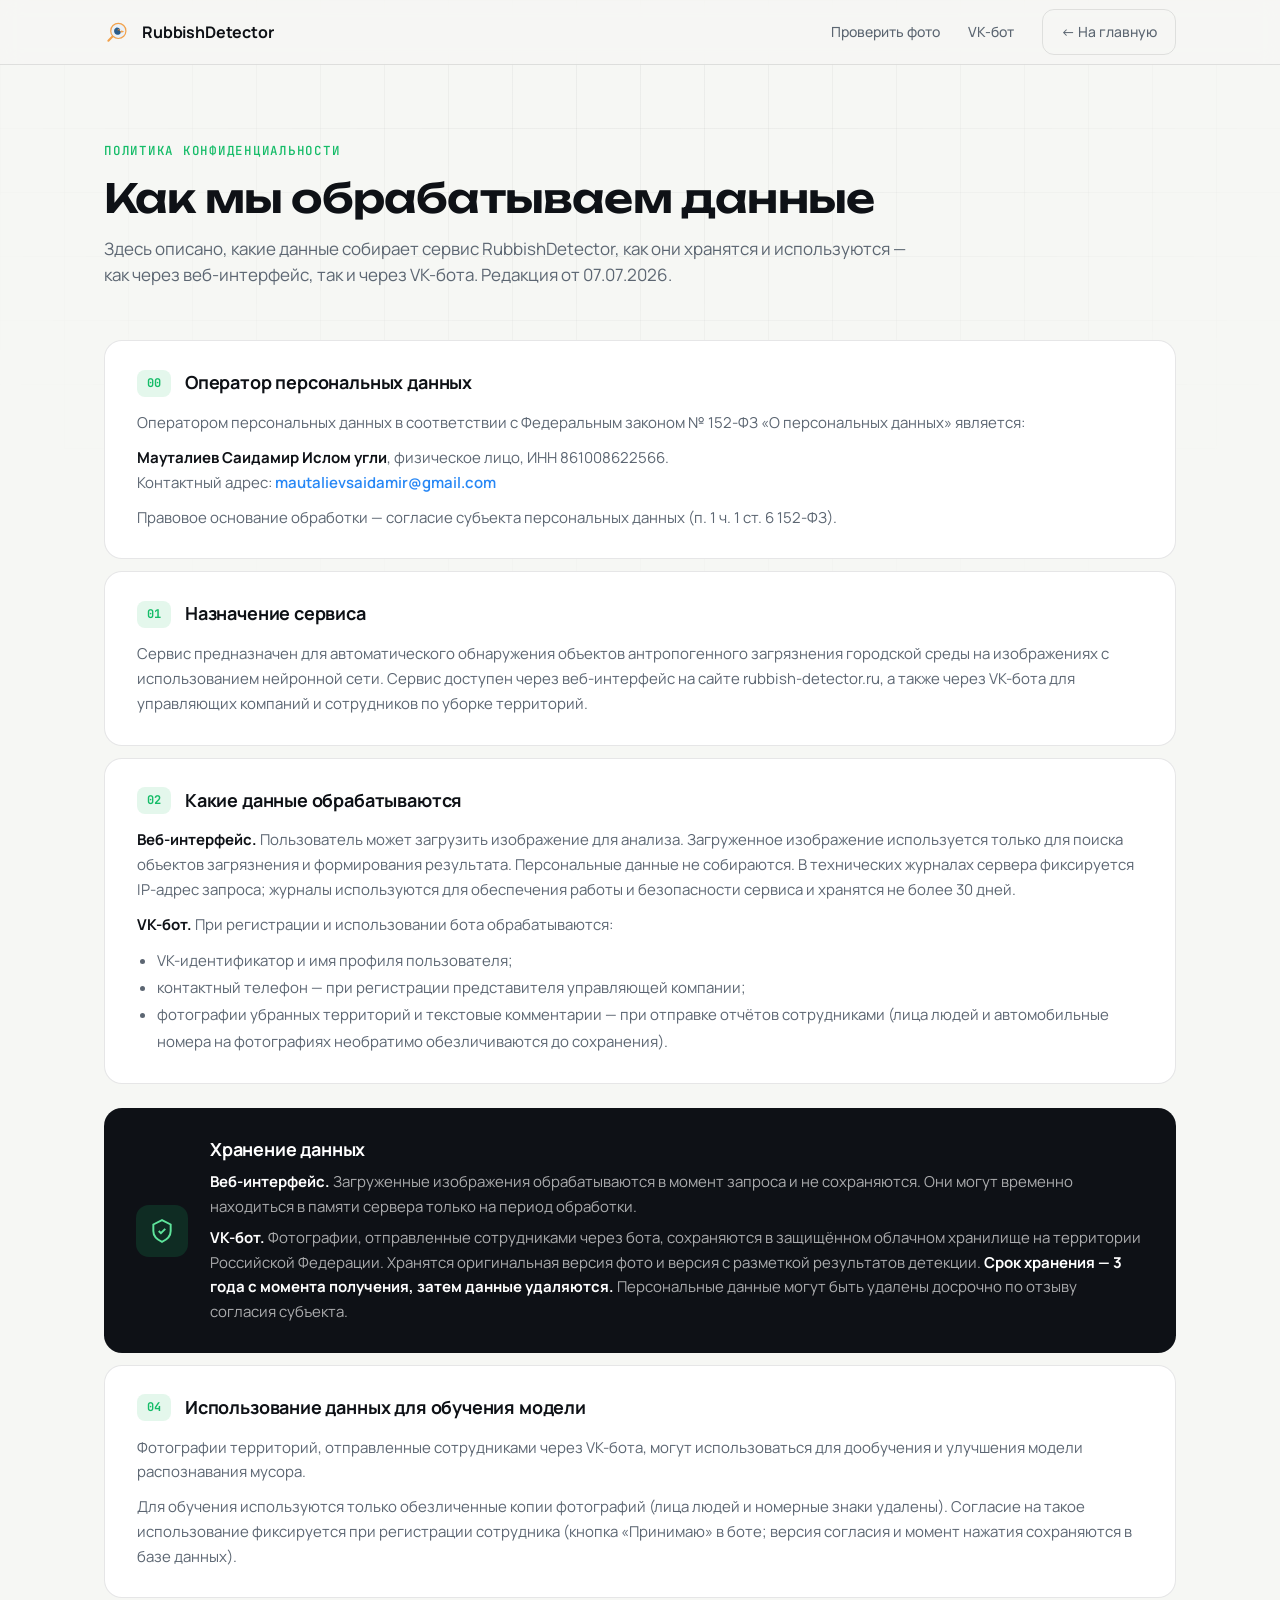
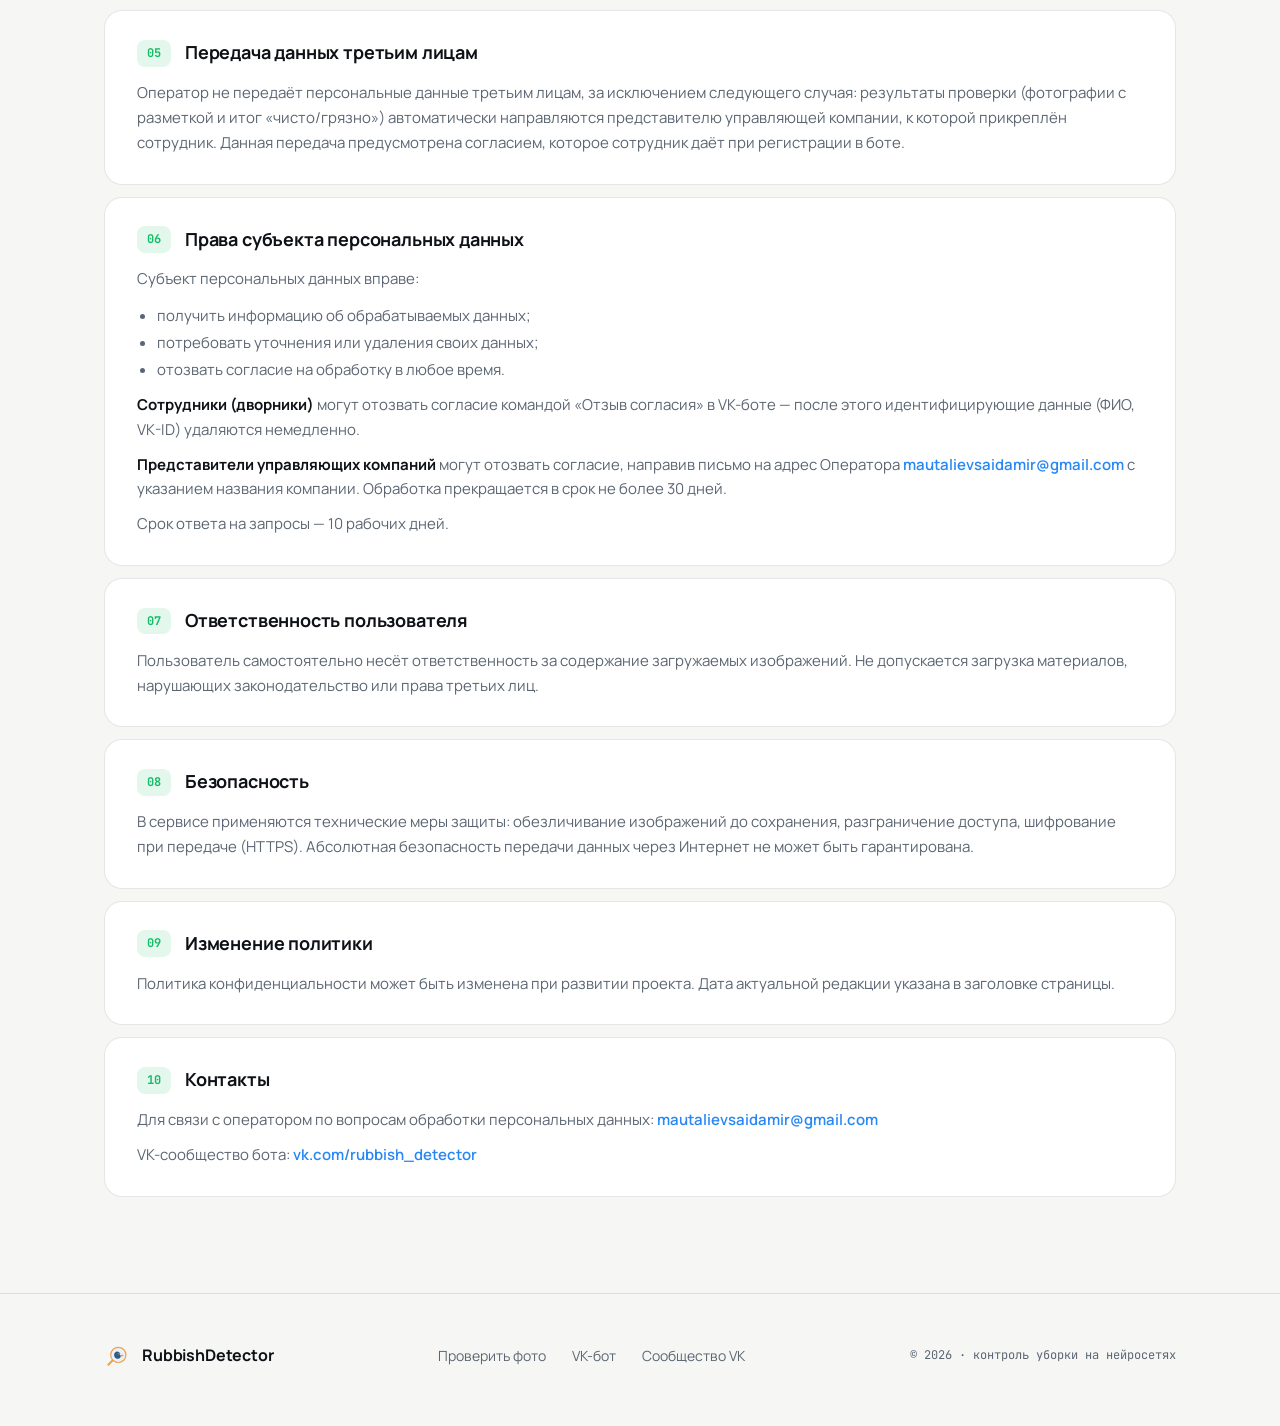
<file: service/app/static/privacy.html>
<!DOCTYPE html>
<html lang="ru">
<head>
<meta charset="UTF-8">
<meta name="viewport" content="width=device-width, initial-scale=1.0">
<title>Политика конфиденциальности — RubbishDetector</title>
<link rel="icon" type="image/x-icon" href="/static/favicon.ico">
<link rel="preconnect" href="https://fonts.googleapis.com">
<link rel="preconnect" href="https://fonts.gstatic.com" crossorigin>
<link href="https://fonts.googleapis.com/css2?family=Unbounded:wght@500;700;800&family=Manrope:wght@400;500;600;700&family=JetBrains+Mono:wght@500;700&display=swap" rel="stylesheet">
<style>
:root{
  --ink:#0E1116;
  --ink-2:#161B22;
  --paper:#F6F7F4;
  --card:#FFFFFF;
  --scan:#15BC68;
  --scan-soft:#E4F7EC;
  --flag:#FF5247;
  --flag-soft:#FFEAE8;
  --vk:#2787F5;
  --mist:#E4E7E1;
  --slate:#5C6672;
  --line:rgba(14,17,22,.10);
}
*{box-sizing:border-box;margin:0;padding:0}
html{scroll-behavior:smooth}
body{
  font-family:'Manrope',sans-serif;
  background:var(--paper);
  color:var(--ink);
  line-height:1.55;
  -webkit-font-smoothing:antialiased;
  overflow-x:hidden;
}
a{color:inherit;text-decoration:none}
.wrap{max-width:1120px;margin:0 auto;padding:0 24px}
.mono{font-family:'JetBrains Mono',monospace}

body::before{
  content:"";position:fixed;inset:0;z-index:0;pointer-events:none;
  background-image:linear-gradient(var(--line) 1px,transparent 1px),linear-gradient(90deg,var(--line) 1px,transparent 1px);
  background-size:64px 64px;
  -webkit-mask-image:radial-gradient(circle at 50% 0,#000,transparent 70%);
          mask-image:radial-gradient(circle at 50% 0,#000,transparent 70%);
  opacity:.5;
}
main,nav,footer{position:relative;z-index:1}

/* ---------- nav ---------- */
nav{position:sticky;top:0;z-index:50;backdrop-filter:blur(10px);
  background:rgba(246,247,244,.78);border-bottom:1px solid var(--line)}
.nav-in{display:flex;align-items:center;justify-content:space-between;height:64px}
.logo{display:flex;align-items:center;gap:10px;font-weight:700;letter-spacing:-.01em}
.logo small{font-family:'JetBrains Mono',monospace;font-size:11px;color:var(--slate);font-weight:500}
.nav-links{display:flex;align-items:center;gap:28px}
.nav-links a{font-size:14px;color:var(--slate);font-weight:500}
.nav-links a:hover{color:var(--ink)}
.btn{display:inline-flex;align-items:center;gap:9px;font-weight:600;border-radius:12px;
  padding:11px 18px;font-size:14.5px;cursor:pointer;border:none;transition:transform .15s,box-shadow .15s,background .15s}
.btn-ghost{background:transparent;border:1px solid var(--line);color:var(--ink)}
.btn-ghost:hover{background:#fff}
.nav .btn{padding:9px 16px}

/* ---------- page header ---------- */
.priv-header{padding:72px 0 52px}
.kicker{font-family:'JetBrains Mono',monospace;font-size:12.5px;font-weight:500;
  color:var(--scan);letter-spacing:.06em;text-transform:uppercase}
.sec-title{font-family:'Unbounded',sans-serif;font-weight:600;font-size:clamp(26px,3.6vw,40px);
  letter-spacing:-.02em;margin:14px 0 0;line-height:1.1}
.sec-sub{font-size:17px;color:var(--slate);margin-top:16px;max-width:48em}

/* ---------- privacy sections ---------- */
.priv-content{padding-bottom:96px}
.priv-grid{display:flex;flex-direction:column;gap:12px;margin-top:0}
.priv-card{background:var(--card);border:1px solid var(--line);border-radius:18px;
  padding:28px 32px;transition:box-shadow .2s}
.priv-card:hover{box-shadow:0 16px 40px -28px rgba(14,17,22,.25)}
.priv-card-head{display:flex;align-items:center;gap:14px;margin-bottom:14px}
.priv-num{font-family:'JetBrains Mono',monospace;font-size:12px;font-weight:700;color:var(--scan);
  background:var(--scan-soft);padding:4px 10px;border-radius:8px;white-space:nowrap;flex:none}
.priv-card h2{font-size:18px;font-weight:700;letter-spacing:-.01em}
.priv-card p{color:var(--slate);font-size:15px;line-height:1.65;margin-top:10px}
.priv-card p:first-of-type{margin-top:0}
.priv-card p+p{margin-top:10px}
.priv-card ul{margin-top:10px;padding-left:20px;color:var(--slate);font-size:15px;line-height:1.8}
.priv-card strong{color:var(--ink);font-weight:700}
.priv-card a{color:var(--vk);font-weight:600}
.priv-card a:hover{text-decoration:underline}

/* ---------- privacy strip (data storage) ---------- */
.priv-strip{display:grid;grid-template-columns:auto 1fr;gap:22px;align-items:center;
  background:var(--ink);color:#fff;border-radius:18px;padding:28px 32px;margin-top:12px}
.priv-strip .shield{width:52px;height:52px;border-radius:13px;background:rgba(21,188,104,.16);
  display:grid;place-items:center;flex:none}
.priv-strip .shield svg{width:26px;height:26px;stroke:#5EE49B;fill:none;stroke-width:1.8}
.priv-strip h2{font-size:18px;font-weight:700;letter-spacing:-.01em;color:#fff}
.priv-strip p{color:rgba(255,255,255,.65);font-size:15px;line-height:1.65;margin-top:6px}
.priv-strip strong{color:#fff}

/* ---------- footer ---------- */
footer{padding:48px 0 56px;border-top:1px solid var(--line)}
.foot{display:flex;align-items:center;justify-content:space-between;gap:24px;flex-wrap:wrap}
.foot-links{display:flex;gap:26px;font-size:14px;color:var(--slate)}
.foot-links a:hover{color:var(--ink)}
.foot .mono{font-size:12px;color:var(--slate)}

/* ---------- reveal ---------- */
.rev{opacity:0;transform:translateY(22px);transition:opacity .7s cubic-bezier(.2,.7,.2,1),transform .7s cubic-bezier(.2,.7,.2,1)}
.rev.show{opacity:1;transform:none}

/* ---------- responsive ---------- */
@media(max-width:960px){
  .nav-links a:not(.btn){display:none}
  .priv-strip{grid-template-columns:1fr}
}
@media(max-width:640px){
  .priv-header{padding:52px 0 36px}
  .priv-card{padding:22px 20px}
}
@media(prefers-reduced-motion:reduce){
  .rev{opacity:1;transform:none;transition:none}
  html{scroll-behavior:auto}
}
:focus-visible{outline:3px solid var(--vk);outline-offset:3px;border-radius:6px}
</style>
</head>
<body>

<!-- ============ NAV ============ -->
<nav>
  <div class="wrap nav-in">
    <a class="logo" href="/">
      <svg xmlns="http://www.w3.org/2000/svg" viewBox="0 0 512 512" width="28" height="28" style="flex:none">
        <defs><clipPath id="logo-lens-nav"><circle cx="262" cy="236" r="128"/></clipPath></defs>
        <line x1="160" y1="334" x2="80" y2="414" stroke="#F2A14B" stroke-width="38" stroke-linecap="round"/>
        <circle cx="262" cy="236" r="150" fill="#F2A14B"/>
        <circle cx="262" cy="236" r="128" fill="#EAF1F8"/>
        <g clip-path="url(#logo-lens-nav)">
          <g transform="translate(-26.2 -23.6) scale(1.1)">
            <path d="M232,178 C264,174 290,194 300,232 C306,248 306,262 298,274 C284,298 256,302 238,298 C210,292 194,270 192,240 C190,212 204,190 232,178 Z" fill="#2B5C8A"/>
            <path d="M296,230 C320,230 342,238 358,250 C342,262 316,266 296,260 C299,250 297,238 296,230 Z" fill="#F2A14B"/>
            <ellipse cx="300" cy="228" rx="11" ry="7" transform="rotate(-18 300 228)" fill="#FFFFFF"/>
            <circle cx="268" cy="222" r="17" fill="#F2A14B"/>
            <circle cx="268" cy="222" r="10" fill="#15243B"/>
            <circle cx="272" cy="218" r="3.6" fill="#FFFFFF"/>
          </g>
        </g>
      </svg>
      RubbishDetector
    </a>
    <div class="nav-links">
      <a href="/">Проверить фото</a>
      <a href="/bot">VK-бот</a>
      <a href="/" class="btn btn-ghost">← На главную</a>
    </div>
  </div>
</nav>

<main>

<!-- ============ HEADER ============ -->
<section class="priv-header">
  <div class="wrap rev show">
    <span class="kicker">Политика конфиденциальности</span>
    <h1 class="sec-title">Как мы обрабатываем данные</h1>
    <p class="sec-sub">Здесь описано, какие данные собирает сервис RubbishDetector, как они хранятся и используются — как через веб-интерфейс, так и через VK-бота. Редакция от 07.07.2026.</p>
  </div>
</section>

<!-- ============ CONTENT ============ -->
<section class="priv-content">
  <div class="wrap priv-grid">

    <div class="priv-card rev">
      <div class="priv-card-head">
        <span class="priv-num">00</span>
        <h2>Оператор персональных данных</h2>
      </div>
      <p>Оператором персональных данных в соответствии с Федеральным законом № 152-ФЗ «О персональных данных» является:</p>
      <p><strong>Мауталиев Саидамир Ислом угли</strong>, физическое лицо, ИНН 861008622566.<br>
      Контактный адрес: <a href="mailto:mautalievsaidamir@gmail.com">mautalievsaidamir@gmail.com</a></p>
      <p>Правовое основание обработки — согласие субъекта персональных данных (п. 1 ч. 1 ст. 6 152-ФЗ).</p>
    </div>

    <div class="priv-card rev">
      <div class="priv-card-head">
        <span class="priv-num">01</span>
        <h2>Назначение сервиса</h2>
      </div>
      <p>Сервис предназначен для автоматического обнаружения объектов антропогенного загрязнения городской среды на изображениях с использованием нейронной сети. Сервис доступен через веб-интерфейс на сайте rubbish-detector.ru, а также через VK-бота для управляющих компаний и сотрудников по уборке территорий.</p>
    </div>

    <div class="priv-card rev">
      <div class="priv-card-head">
        <span class="priv-num">02</span>
        <h2>Какие данные обрабатываются</h2>
      </div>
      <p><strong>Веб-интерфейс.</strong> Пользователь может загрузить изображение для анализа. Загруженное изображение используется только для поиска объектов загрязнения и формирования результата. Персональные данные не собираются. В технических журналах сервера фиксируется IP-адрес запроса; журналы используются для обеспечения работы и безопасности сервиса и хранятся не более 30 дней.</p>
      <p><strong>VK-бот.</strong> При регистрации и использовании бота обрабатываются:</p>
      <ul>
        <li>VK-идентификатор и имя профиля пользователя;</li>
        <li>контактный телефон — при регистрации представителя управляющей компании;</li>
        <li>фотографии убранных территорий и текстовые комментарии — при отправке отчётов сотрудниками (лица людей и автомобильные номера на фотографиях необратимо обезличиваются до сохранения).</li>
      </ul>
    </div>

    <div class="priv-strip rev">
      <div class="shield">
        <svg viewBox="0 0 24 24"><path d="M12 2 4 6v6c0 5 3.5 8 8 10 4.5-2 8-5 8-10V6z"/><path d="m9 12 2 2 4-4"/></svg>
      </div>
      <div>
        <h2>Хранение данных</h2>
        <p><strong>Веб-интерфейс.</strong> Загруженные изображения обрабатываются в момент запроса и не сохраняются. Они могут временно находиться в памяти сервера только на период обработки.</p>
        <p><strong>VK-бот.</strong> Фотографии, отправленные сотрудниками через бота, сохраняются в защищённом облачном хранилище на территории Российской Федерации. Хранятся оригинальная версия фото и версия с разметкой результатов детекции. <strong>Срок хранения — 3 года с момента получения, затем данные удаляются.</strong> Персональные данные могут быть удалены досрочно по отзыву согласия субъекта.</p>
      </div>
    </div>

    <div class="priv-card rev">
      <div class="priv-card-head">
        <span class="priv-num">04</span>
        <h2>Использование данных для обучения модели</h2>
      </div>
      <p>Фотографии территорий, отправленные сотрудниками через VK-бота, могут использоваться для дообучения и улучшения модели распознавания мусора.</p>
      <p>Для обучения используются только обезличенные копии фотографий (лица людей и номерные знаки удалены). Согласие на такое использование фиксируется при регистрации сотрудника (кнопка «Принимаю» в боте; версия согласия и момент нажатия сохраняются в базе данных).</p>
    </div>

    <div class="priv-card rev">
      <div class="priv-card-head">
        <span class="priv-num">05</span>
        <h2>Передача данных третьим лицам</h2>
      </div>
      <p>Оператор не передаёт персональные данные третьим лицам, за исключением следующего случая: результаты проверки (фотографии с разметкой и итог «чисто/грязно») автоматически направляются представителю управляющей компании, к которой прикреплён сотрудник. Данная передача предусмотрена согласием, которое сотрудник даёт при регистрации в боте.</p>
    </div>

    <div class="priv-card rev">
      <div class="priv-card-head">
        <span class="priv-num">06</span>
        <h2>Права субъекта персональных данных</h2>
      </div>
      <p>Субъект персональных данных вправе:</p>
      <ul>
        <li>получить информацию об обрабатываемых данных;</li>
        <li>потребовать уточнения или удаления своих данных;</li>
        <li>отозвать согласие на обработку в любое время.</li>
      </ul>
      <p><strong>Сотрудники (дворники)</strong> могут отозвать согласие командой «Отзыв согласия» в VK-боте — после этого идентифицирующие данные (ФИО, VK-ID) удаляются немедленно.</p>
      <p><strong>Представители управляющих компаний</strong> могут отозвать согласие, направив письмо на адрес Оператора <a href="mailto:mautalievsaidamir@gmail.com">mautalievsaidamir@gmail.com</a> с указанием названия компании. Обработка прекращается в срок не более 30 дней.</p>
      <p>Срок ответа на запросы — 10 рабочих дней.</p>
    </div>

    <div class="priv-card rev">
      <div class="priv-card-head">
        <span class="priv-num">07</span>
        <h2>Ответственность пользователя</h2>
      </div>
      <p>Пользователь самостоятельно несёт ответственность за содержание загружаемых изображений. Не допускается загрузка материалов, нарушающих законодательство или права третьих лиц.</p>
    </div>

    <div class="priv-card rev">
      <div class="priv-card-head">
        <span class="priv-num">08</span>
        <h2>Безопасность</h2>
      </div>
      <p>В сервисе применяются технические меры защиты: обезличивание изображений до сохранения, разграничение доступа, шифрование при передаче (HTTPS). Абсолютная безопасность передачи данных через Интернет не может быть гарантирована.</p>
    </div>

    <div class="priv-card rev">
      <div class="priv-card-head">
        <span class="priv-num">09</span>
        <h2>Изменение политики</h2>
      </div>
      <p>Политика конфиденциальности может быть изменена при развитии проекта. Дата актуальной редакции указана в заголовке страницы.</p>
    </div>

    <div class="priv-card rev">
      <div class="priv-card-head">
        <span class="priv-num">10</span>
        <h2>Контакты</h2>
      </div>
      <p>Для связи с оператором по вопросам обработки персональных данных: <a href="mailto:mautalievsaidamir@gmail.com">mautalievsaidamir@gmail.com</a></p>
      <p>VK-сообщество бота: <a href="https://vk.com/rubbish_detector" target="_blank">vk.com/rubbish_detector</a></p>
    </div>

  </div>
</section>

</main>

<!-- ============ FOOTER ============ -->
<footer>
  <div class="wrap foot">
    <a class="logo" href="/">
      <svg xmlns="http://www.w3.org/2000/svg" viewBox="0 0 512 512" width="28" height="28" style="flex:none">
        <defs><clipPath id="logo-lens-foot"><circle cx="262" cy="236" r="128"/></clipPath></defs>
        <line x1="160" y1="334" x2="80" y2="414" stroke="#F2A14B" stroke-width="38" stroke-linecap="round"/>
        <circle cx="262" cy="236" r="150" fill="#F2A14B"/>
        <circle cx="262" cy="236" r="128" fill="#EAF1F8"/>
        <g clip-path="url(#logo-lens-foot)">
          <g transform="translate(-26.2 -23.6) scale(1.1)">
            <path d="M232,178 C264,174 290,194 300,232 C306,248 306,262 298,274 C284,298 256,302 238,298 C210,292 194,270 192,240 C190,212 204,190 232,178 Z" fill="#2B5C8A"/>
            <path d="M296,230 C320,230 342,238 358,250 C342,262 316,266 296,260 C299,250 297,238 296,230 Z" fill="#F2A14B"/>
            <ellipse cx="300" cy="228" rx="11" ry="7" transform="rotate(-18 300 228)" fill="#FFFFFF"/>
            <circle cx="268" cy="222" r="17" fill="#F2A14B"/>
            <circle cx="268" cy="222" r="10" fill="#15243B"/>
            <circle cx="272" cy="218" r="3.6" fill="#FFFFFF"/>
          </g>
        </g>
      </svg>
      RubbishDetector
    </a>
    <div class="foot-links">
      <a href="/">Проверить фото</a>
      <a href="/bot">VK-бот</a>
      <a href="https://vk.com/rubbish_detector">Сообщество VK</a>
    </div>
    <span class="mono">© 2026 · контроль уборки на нейросетях</span>
  </div>
</footer>

<script>
const io=new IntersectionObserver((es)=>{es.forEach(e=>{if(e.isIntersecting){e.target.classList.add('show');io.unobserve(e.target)}})},{threshold:.12});
document.querySelectorAll('.rev').forEach((el,i)=>{el.style.transitionDelay=(i%3*60)+'ms';io.observe(el)});
</script>
</body>
</html>
</file>
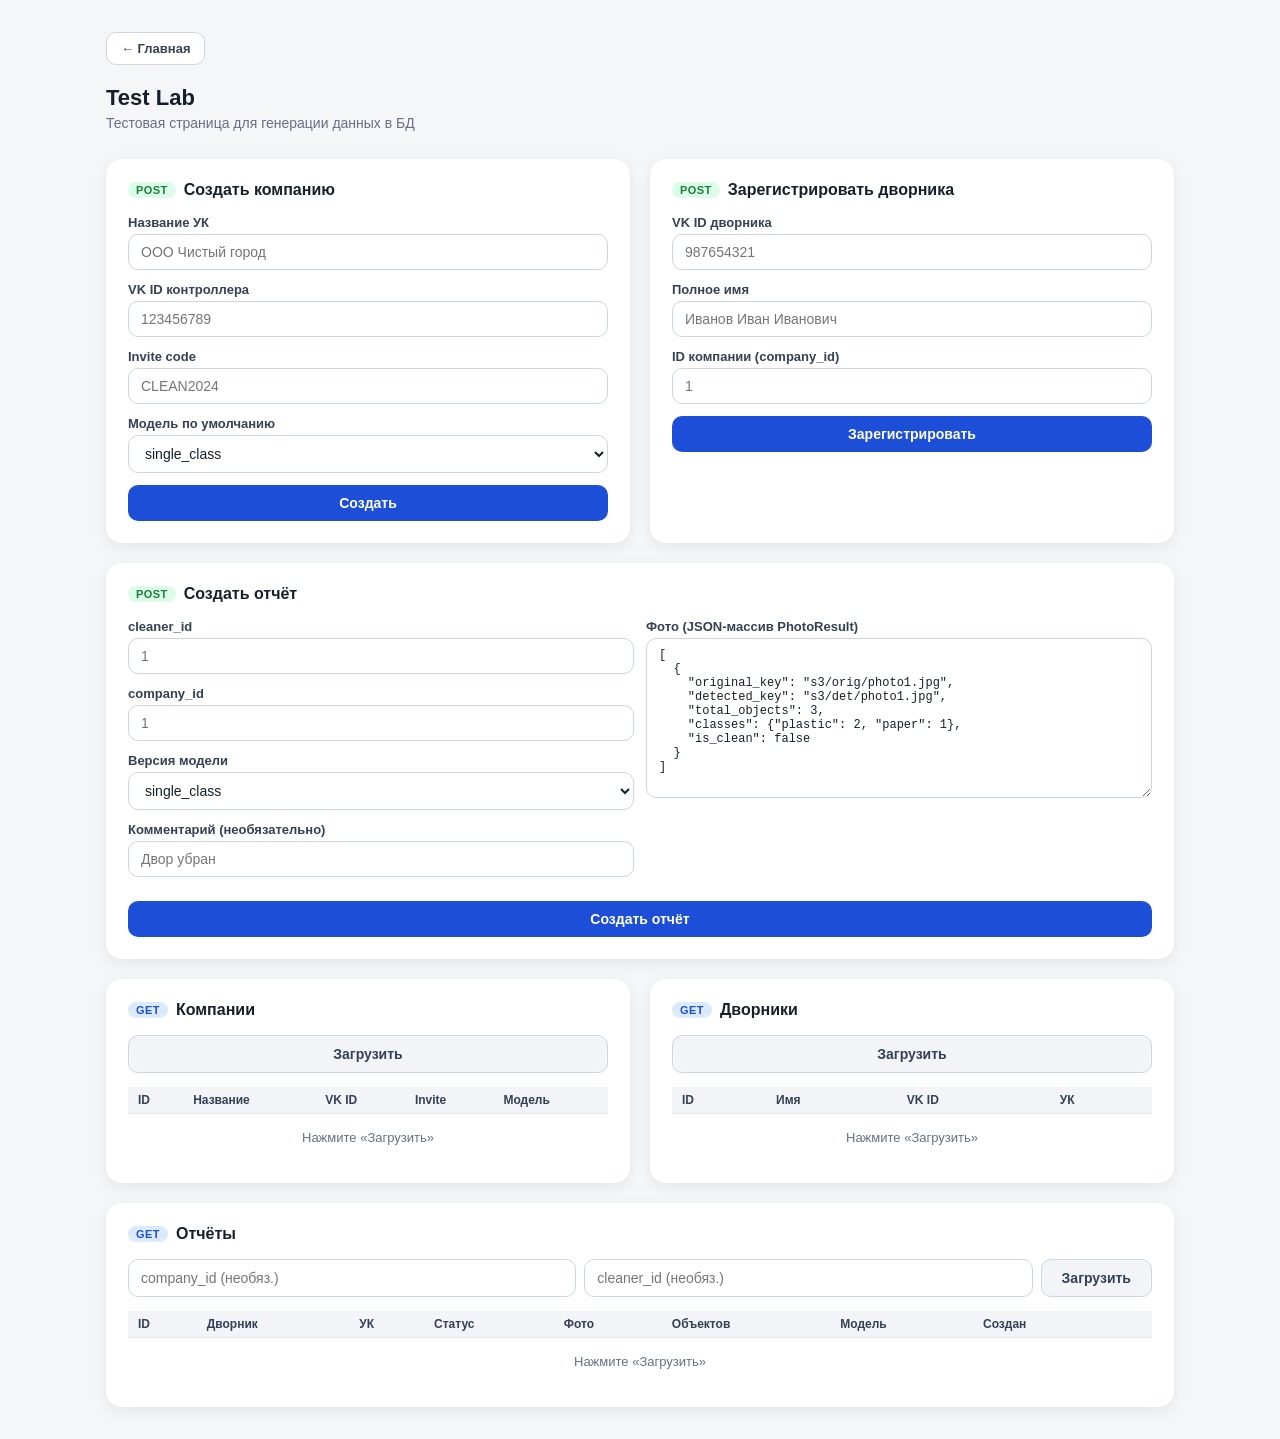
<file: service/app/static/testlab.html>
<!doctype html>
<html lang="ru">
<head>
  <meta charset="UTF-8" />
  <meta name="viewport" content="width=device-width, initial-scale=1.0" />
  <title>Test Lab — Rubbish Detector</title>
  <link rel="icon" type="image/x-icon" href="/static/favicon.ico">
  <style>
    * { box-sizing: border-box; }
    body { margin: 0; font-family: Arial, sans-serif; background: #f4f6f8; color: #17202a; }
    .page { min-height: 100vh; padding: 32px 16px; max-width: 1100px; margin: 0 auto; }
    h1 { margin: 0 0 4px; font-size: 22px; }
    .subtitle { color: #667085; margin: 0 0 28px; font-size: 14px; }
    .back { display: inline-block; margin-bottom: 20px; padding: 8px 14px; border: 1px solid #d0d5dd; border-radius: 10px; background: #fff; color: #344054; font-size: 13px; font-weight: 700; text-decoration: none; }
    .back:hover { background: #f2f4f7; }
    .grid { display: grid; grid-template-columns: 1fr 1fr; gap: 20px; }
    @media (max-width: 700px) { .grid { grid-template-columns: 1fr; } }
    .panel { background: #fff; border-radius: 16px; padding: 22px; box-shadow: 0 4px 16px rgba(0,0,0,0.07); }
    .panel h2 { margin: 0 0 16px; font-size: 16px; display: flex; align-items: center; gap: 8px; }
    .badge { font-size: 11px; font-weight: 700; padding: 2px 8px; border-radius: 20px; letter-spacing: 0.04em; }
    .badge-post { background: #dcfce7; color: #15803d; }
    .badge-get { background: #dbeafe; color: #1d4ed8; }
    label { display: block; font-size: 13px; font-weight: 600; margin-bottom: 4px; color: #344054; }
    input, select { width: 100%; padding: 9px 12px; border: 1px solid #d0d5dd; border-radius: 10px; font-size: 14px; margin-bottom: 12px; background: #fff; color: #17202a; }
    input:focus, select:focus { outline: none; border-color: #1d4ed8; }
    .btn { border: none; background: #1d4ed8; color: white; border-radius: 10px; padding: 10px 20px; font-weight: 700; cursor: pointer; font-size: 14px; width: 100%; }
    .btn:hover { background: #1e40af; }
    .btn-secondary { background: #f2f4f7; color: #344054; border: 1px solid #d0d5dd; }
    .btn-secondary:hover { background: #e5e7eb; }
    .response { margin-top: 14px; background: #f9fafb; border: 1px solid #e5e7eb; border-radius: 10px; padding: 12px; font-size: 12px; font-family: monospace; max-height: 220px; overflow-y: auto; white-space: pre-wrap; word-break: break-all; }
    .response.ok { border-color: #6ee7b7; background: #f0fdf4; color: #065f46; }
    .response.err { border-color: #fca5a5; background: #fef2f2; color: #991b1b; }
    .table-wrap { overflow-x: auto; margin-top: 14px; }
    table { width: 100%; border-collapse: collapse; font-size: 12px; }
    th { text-align: left; padding: 6px 10px; background: #f2f4f7; color: #344054; font-weight: 700; border-bottom: 1px solid #e5e7eb; }
    td { padding: 6px 10px; border-bottom: 1px solid #f2f4f7; vertical-align: top; }
    tr:last-child td { border-bottom: none; }
    .empty { color: #667085; font-size: 13px; text-align: center; padding: 16px; }
    .full-width { grid-column: 1 / -1; }
    .row-btns { display: flex; gap: 8px; }
    .row-btns .btn { flex: 1; }
    .chip { display: inline-block; padding: 2px 8px; border-radius: 20px; font-size: 11px; font-weight: 700; }
    .chip-clean { background: #dcfce7; color: #15803d; }
    .chip-dirty { background: #fee2e2; color: #991b1b; }
  </style>
</head>
<body>
<div class="page">
  <a href="/" class="back">← Главная</a>
  <h1>Test Lab</h1>
  <p class="subtitle">Тестовая страница для генерации данных в БД</p>

  <div class="grid">

    <!-- Создать компанию -->
    <div class="panel">
      <h2><span class="badge badge-post">POST</span> Создать компанию</h2>
      <label>Название УК</label>
      <input id="c-name" placeholder="ООО Чистый город" />
      <label>VK ID контроллера</label>
      <input id="c-vk" type="number" placeholder="123456789" />
      <label>Invite code</label>
      <input id="c-invite" placeholder="CLEAN2024" />
      <label>Модель по умолчанию</label>
      <select id="c-model">
        <option value="single_class">single_class</option>
        <option value="multi_class">multi_class</option>
      </select>
      <button class="btn" onclick="createCompany()">Создать</button>
      <div id="c-resp" class="response" style="display:none"></div>
    </div>

    <!-- Создать дворника -->
    <div class="panel">
      <h2><span class="badge badge-post">POST</span> Зарегистрировать дворника</h2>
      <label>VK ID дворника</label>
      <input id="cl-vk" type="number" placeholder="987654321" />
      <label>Полное имя</label>
      <input id="cl-name" placeholder="Иванов Иван Иванович" />
      <label>ID компании (company_id)</label>
      <input id="cl-company" type="number" placeholder="1" />
      <button class="btn" onclick="registerCleaner()">Зарегистрировать</button>
      <div id="cl-resp" class="response" style="display:none"></div>
    </div>

    <!-- Создать отчёт -->
    <div class="panel full-width">
      <h2><span class="badge badge-post">POST</span> Создать отчёт</h2>
      <div class="grid" style="gap:12px">
        <div>
          <label>cleaner_id</label>
          <input id="r-cleaner" type="number" placeholder="1" />
          <label>company_id</label>
          <input id="r-company" type="number" placeholder="1" />
          <label>Версия модели</label>
          <select id="r-model">
            <option value="single_class">single_class</option>
            <option value="multi_class">multi_class</option>
          </select>
          <label>Комментарий (необязательно)</label>
          <input id="r-comment" placeholder="Двор убран" />
        </div>
        <div>
          <label>Фото (JSON-массив PhotoResult)</label>
          <textarea id="r-photos" rows="10" style="width:100%;padding:9px 12px;border:1px solid #d0d5dd;border-radius:10px;font-size:12px;font-family:monospace;resize:vertical;color:#17202a">[
  {
    "original_key": "s3/orig/photo1.jpg",
    "detected_key": "s3/det/photo1.jpg",
    "total_objects": 3,
    "classes": {"plastic": 2, "paper": 1},
    "is_clean": false
  }
]</textarea>
        </div>
      </div>
      <button class="btn" style="margin-top:12px" onclick="createReport()">Создать отчёт</button>
      <div id="r-resp" class="response" style="display:none"></div>
    </div>

    <!-- Список компаний -->
    <div class="panel">
      <h2><span class="badge badge-get">GET</span> Компании</h2>
      <button class="btn btn-secondary" onclick="loadCompanies()">Загрузить</button>
      <div class="table-wrap">
        <table id="companies-table">
          <thead><tr><th>ID</th><th>Название</th><th>VK ID</th><th>Invite</th><th>Модель</th></tr></thead>
          <tbody><tr><td colspan="5" class="empty">Нажмите «Загрузить»</td></tr></tbody>
        </table>
      </div>
    </div>

    <!-- Список дворников -->
    <div class="panel">
      <h2><span class="badge badge-get">GET</span> Дворники</h2>
      <button class="btn btn-secondary" onclick="loadCleaners()">Загрузить</button>
      <div class="table-wrap">
        <table id="cleaners-table">
          <thead><tr><th>ID</th><th>Имя</th><th>VK ID</th><th>УК</th></tr></thead>
          <tbody><tr><td colspan="4" class="empty">Нажмите «Загрузить»</td></tr></tbody>
        </table>
      </div>
    </div>

    <!-- Список отчётов -->
    <div class="panel full-width">
      <h2><span class="badge badge-get">GET</span> Отчёты</h2>
      <div class="row-btns" style="margin-bottom:10px">
        <input id="filter-company" type="number" placeholder="company_id (необяз.)" style="margin-bottom:0" />
        <input id="filter-cleaner" type="number" placeholder="cleaner_id (необяз.)" style="margin-bottom:0" />
        <button class="btn btn-secondary" onclick="loadReports()">Загрузить</button>
      </div>
      <div class="table-wrap">
        <table id="reports-table">
          <thead><tr><th>ID</th><th>Дворник</th><th>УК</th><th>Статус</th><th>Фото</th><th>Объектов</th><th>Модель</th><th>Создан</th><th></th></tr></thead>
          <tbody><tr><td colspan="9" class="empty">Нажмите «Загрузить»</td></tr></tbody>
        </table>
      </div>
    </div>

  </div>
</div>

<script>
  function showResp(id, data, ok) {
    const el = document.getElementById(id);
    el.style.display = 'block';
    el.className = 'response ' + (ok ? 'ok' : 'err');
    el.textContent = JSON.stringify(data, null, 2);
  }

  async function createCompany() {
    const body = {
      name: document.getElementById('c-name').value,
      vk_user_id: parseInt(document.getElementById('c-vk').value),
      invite_code: document.getElementById('c-invite').value,
      default_model: document.getElementById('c-model').value,
    };
    const r = await fetch('/api/db/companies', { method: 'POST', headers: {'Content-Type':'application/json'}, body: JSON.stringify(body) });
    showResp('c-resp', await r.json(), r.ok);
  }

  async function registerCleaner() {
    const fd = new FormData();
    fd.append('vk_user_id', document.getElementById('cl-vk').value);
    fd.append('full_name', document.getElementById('cl-name').value);
    fd.append('company_id', document.getElementById('cl-company').value);
    const r = await fetch('/api/db/cleaners', { method: 'POST', body: fd });
    showResp('cl-resp', await r.json(), r.ok);
  }

  async function createReport() {
    let photos;
    try { photos = JSON.parse(document.getElementById('r-photos').value); }
    catch { showResp('r-resp', { error: 'Невалидный JSON в поле Фото' }, false); return; }
    const body = {
      cleaner_id: parseInt(document.getElementById('r-cleaner').value),
      company_id: parseInt(document.getElementById('r-company').value),
      model_version: document.getElementById('r-model').value,
      comment: document.getElementById('r-comment').value || null,
      photos,
    };
    const r = await fetch('/api/db/reports', { method: 'POST', headers: {'Content-Type':'application/json'}, body: JSON.stringify(body) });
    showResp('r-resp', await r.json(), r.ok);
  }

  async function loadCompanies() {
    const r = await fetch('/api/db/companies');
    const data = await r.json();
    const tbody = document.querySelector('#companies-table tbody');
    if (!data.length) { tbody.innerHTML = '<tr><td colspan="5" class="empty">Нет данных</td></tr>'; return; }
    tbody.innerHTML = data.map(c => `<tr>
      <td>${c.id}</td>
      <td>${esc(c.name)}</td>
      <td>${c.vk_user_id}</td>
      <td><code>${esc(c.invite_code)}</code></td>
      <td>${c.default_model}</td>
    </tr>`).join('');
  }

  async function loadCleaners() {
    const r = await fetch('/api/db/cleaners');
    const data = await r.json();
    const tbody = document.querySelector('#cleaners-table tbody');
    if (!data.length) { tbody.innerHTML = '<tr><td colspan="4" class="empty">Нет данных</td></tr>'; return; }
    tbody.innerHTML = data.map(c => `<tr>
      <td>${c.id}</td>
      <td>${esc(c.full_name)}</td>
      <td>${c.vk_user_id}</td>
      <td>${c.company_id}</td>
    </tr>`).join('');
  }

  async function loadReports() {
    const params = new URLSearchParams();
    const co = document.getElementById('filter-company').value;
    const cl = document.getElementById('filter-cleaner').value;
    if (co) params.set('company_id', co);
    if (cl) params.set('cleaner_id', cl);
    const r = await fetch('/api/db/reports?' + params);
    const data = await r.json();
    const tbody = document.querySelector('#reports-table tbody');
    if (!data.length) { tbody.innerHTML = '<tr><td colspan="9" class="empty">Нет данных</td></tr>'; return; }
    tbody.innerHTML = data.map((rep, i) => `<tr>
      <td style="font-size:11px;max-width:80px;overflow:hidden;text-overflow:ellipsis" title="${rep.id}">${rep.id.slice(0,8)}…</td>
      <td>${rep.cleaner_id}</td>
      <td>${rep.company_id}</td>
      <td><span class="chip ${rep.is_clean ? 'chip-clean' : 'chip-dirty'}">${rep.is_clean ? 'Чисто' : 'Грязно'}</span></td>
      <td>${rep.photos_count}</td>
      <td>${rep.objects_count}</td>
      <td>${rep.model_version}</td>
      <td style="font-size:11px">${rep.created_at.replace('T',' ').slice(0,19)}</td>
      <td><button class="btn btn-secondary" style="padding:4px 10px;font-size:11px;width:auto" onclick="togglePhotos('photos-${i}')">photos</button></td>
    </tr><tr id="photos-${i}" style="display:none"><td colspan="9" style="padding:0">
      <pre style="margin:0;padding:10px 14px;background:#f9fafb;border-top:1px solid #e5e7eb;font-size:11px;overflow-x:auto">${esc(JSON.stringify(rep.photos, null, 2))}</pre>
    </td></tr>`).join('');
  }

  function togglePhotos(id) {
    const row = document.getElementById(id);
    row.style.display = row.style.display === 'none' ? '' : 'none';
  }

  function esc(s) {
    return String(s).replace(/&/g,'&amp;').replace(/</g,'&lt;').replace(/>/g,'&gt;');
  }
</script>
</body>
</html>
</file>
